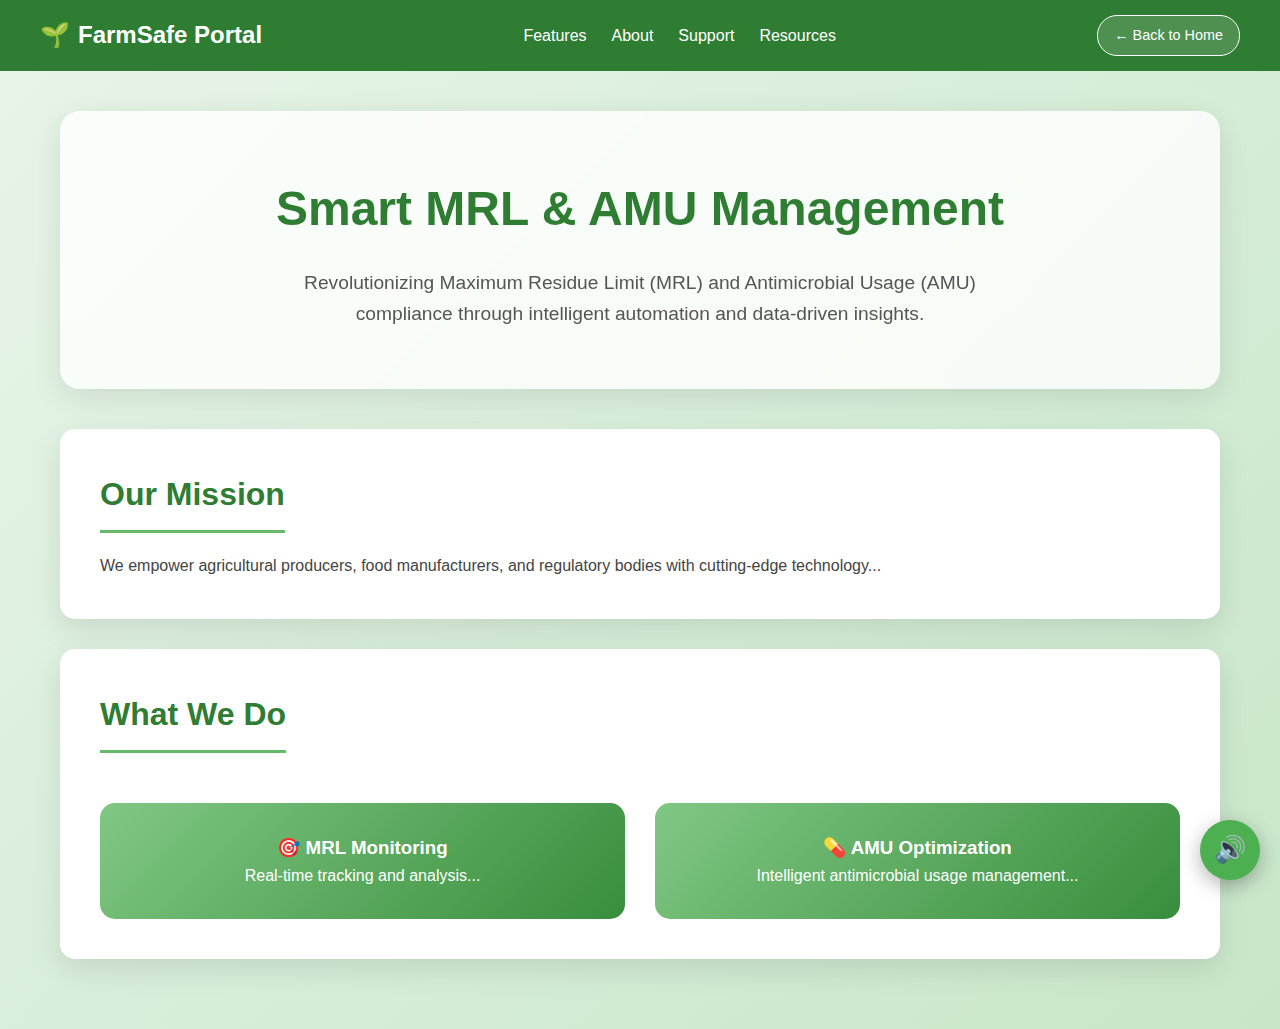
<file: About.html>
<!DOCTYPE html>
<html lang="en">
<head>
  <meta charset="UTF-8">
  <meta name="viewport" content="width=device-width, initial-scale=1.0">
  <title>About Us - FarmSafe Portal</title>
  <style>
    * {margin: 0; padding: 0; box-sizing: border-box;}

    body {
      font-family: 'Segoe UI', Tahoma, Geneva, Verdana, sans-serif;
      line-height: 1.6;
      color: #444;
      background: linear-gradient(135deg, #e8f5e9 0%, #c8e6c9 100%);
      min-height: 100vh;
    }

    /* Header Bar */
    header {
      background: #2e7d32;
      padding: 15px 40px;
      display: flex;
      align-items: center;
      justify-content: space-between;
      color: white;
    }

    .logo {
      display: flex;
      align-items: center;
      font-size: 1.5rem;
      font-weight: bold;
    }
    .logo span {
      margin-left: 8px;
    }

    nav ul {
      list-style: none;
      display: flex;
      gap: 25px;
    }
    nav ul li a {
      text-decoration: none;
      color: white;
      font-weight: 500;
      transition: color 0.3s;
    }
    nav ul li a:hover {
      color: #a5d6a7;
    }

    .back-btn {
      background: rgba(255, 255, 255, 0.15);
      color: white;
      border: 1px solid white;
      padding: 8px 16px;
      border-radius: 20px;
      text-decoration: none;
      font-size: 0.9rem;
      transition: background 0.3s;
    }
    .back-btn:hover {
      background: rgba(255, 255, 255, 0.3);
    }

    .container {max-width: 1200px; margin: 20px auto; padding: 20px;}

    .hero-section {
      text-align: center;
      padding: 60px 20px;
      background: #ffffffcc;
      backdrop-filter: blur(8px);
      border-radius: 20px;
      margin-bottom: 40px;
      box-shadow: 0 8px 32px rgba(0,0,0,0.1);
    }

    .hero-section h1 {
      font-size: 3rem; color: #2e7d32; margin-bottom: 20px;
    }

    .hero-section p {
      font-size: 1.2rem; color: #555;
      max-width: 700px; margin: 0 auto;
    }

    .content-section {
      background: white; border-radius: 15px;
      padding: 40px; margin-bottom: 30px;
      box-shadow: 0 10px 30px rgba(0,0,0,0.1);
    }

    .section-title {
      font-size: 2rem; color: #2e7d32; margin-bottom: 20px;
      border-bottom: 3px solid #66bb6a; padding-bottom: 10px;
      display: inline-block;
    }

    .features-grid {
      display: grid;
      grid-template-columns: repeat(auto-fit, minmax(300px, 1fr));
      gap: 30px; margin-top: 30px;
    }

    .feature-card {
      background: linear-gradient(135deg, #81c784 0%, #388e3c 100%);
      color: white; padding: 30px; border-radius: 15px;
      text-align: center; cursor: pointer;
      transition: transform 0.3s ease, box-shadow 0.3s ease;
    }
    .feature-card:hover {
      transform: translateY(-10px);
      box-shadow: 0 20px 40px rgba(0,0,0,0.2);
    }

    /* Floating Voice Button */
    #voiceBtn {
      position: fixed; bottom: 20px; right: 20px;
      background: #4caf50; color: white;
      font-size: 26px; width: 60px; height: 60px;
      border-radius: 50%;
      display: flex; align-items: center; justify-content: center;
      cursor: pointer;
      box-shadow: 0 6px 20px rgba(0,0,0,0.3);
      z-index: 9999;
      transition: background 0.3s;
    }

    /* Settings Panel */
    #voicePanel {
      position: fixed;
      bottom: 100px; right: 20px;
      background: white;
      border: 2px solid #4caf50;
      border-radius: 12px;
      padding: 15px;
      width: 240px;
      font-family: sans-serif;
      font-size: 14px;
      box-shadow: 0 4px 12px rgba(0,0,0,0.2);
      display: none;
      z-index: 9999;
    }

    #voicePanel h4 {margin-bottom: 10px; color: #333;}
    #voicePanel label {display: block; margin-bottom: 10px;}
    #voicePanel input, #voicePanel select {width: 100%;}
  </style>
</head>
<body>
  <!-- Header -->
  <header>
    <div class="logo">🌱 <span>FarmSafe Portal</span></div>
    <nav>
      <ul>
        <li><a href="features.html">Features</a></li>
        <li><a href="About.html">About</a></li>
        <li><a href="Support.html">Support</a></li>
        <li><a href="https://www.agriwelfare.gov.in/" target="_blank">Resources</a></li>
      </ul>
    </nav>
    <a href="index.html" class="back-btn">← Back to Home</a>
  </header>

  <div class="container">
    <div class="hero-section">
      <h1>Smart MRL & AMU Management</h1>
      <p>Revolutionizing Maximum Residue Limit (MRL) and Antimicrobial Usage (AMU) compliance through intelligent automation and data-driven insights.</p>
    </div>

    <div class="content-section">
      <h2 class="section-title">Our Mission</h2>
      <p>We empower agricultural producers, food manufacturers, and regulatory bodies with cutting-edge technology...</p>
    </div>

    <div class="content-section">
      <h2 class="section-title">What We Do</h2>
      <div class="features-grid">
        <div class="feature-card"><h3>🎯 MRL Monitoring</h3><p>Real-time tracking and analysis...</p></div>
        <div class="feature-card"><h3>💊 AMU Optimization</h3><p>Intelligent antimicrobial usage management...</p></div>
      </div>
    </div>
  </div>

  <!-- Floating Voice Button -->
  <div id="voiceBtn">🔊</div>

  <!-- Voice Settings Panel -->
  <div id="voicePanel">
    <h4>Voice Settings</h4>
    <label>Language:
      <select id="langSelect">
        <option value="en-IN">English (India)</option>
        <option value="en-US">English (US)</option>
        <option value="hi-IN">Hindi</option>
      </select>
    </label>
    <label>Volume:
      <input type="range" id="volControl" min="0" max="1" step="0.1" value="1">
    </label>
    <label>Speed:
      <input type="range" id="rateControl" min="0.5" max="2" step="0.1" value="1">
    </label>
  </div>

  <script>
    let currentLang = "en-IN";
    let volume = 1, rate = 1, isMuted = false;

    function speakText(text) {
      if (!text.trim() || isMuted) return;
      window.speechSynthesis.cancel();
      const utter = new SpeechSynthesisUtterance(text);
      utter.lang = currentLang;
      utter.volume = volume;
      utter.rate = rate;
      window.speechSynthesis.speak(utter);
    }

    document.querySelectorAll("h1,h2,h3,h4,h5,h6,p,span,a,button,li").forEach(el=>{
      el.style.cursor="pointer";
      el.addEventListener("click",()=>speakText(el.innerText));
    });

    const voiceBtn=document.getElementById("voiceBtn");
    const voicePanel=document.getElementById("voicePanel");

    voiceBtn.addEventListener("click",()=>{
      isMuted=!isMuted;
      window.speechSynthesis.cancel();
      if(isMuted){
        voiceBtn.textContent="🔇";
        voiceBtn.style.background="#f44336";
        voicePanel.style.display="none";
      } else {
        voiceBtn.textContent="🔊";
        voiceBtn.style.background="#4caf50";
        voicePanel.style.display="block";
      }
    });

    document.getElementById("langSelect").addEventListener("change",e=>currentLang=e.target.value);
    document.getElementById("volControl").addEventListener("input",e=>volume=parseFloat(e.target.value));
    document.getElementById("rateControl").addEventListener("input",e=>rate=parseFloat(e.target.value));
  </script>
</body>
</html>
</file>
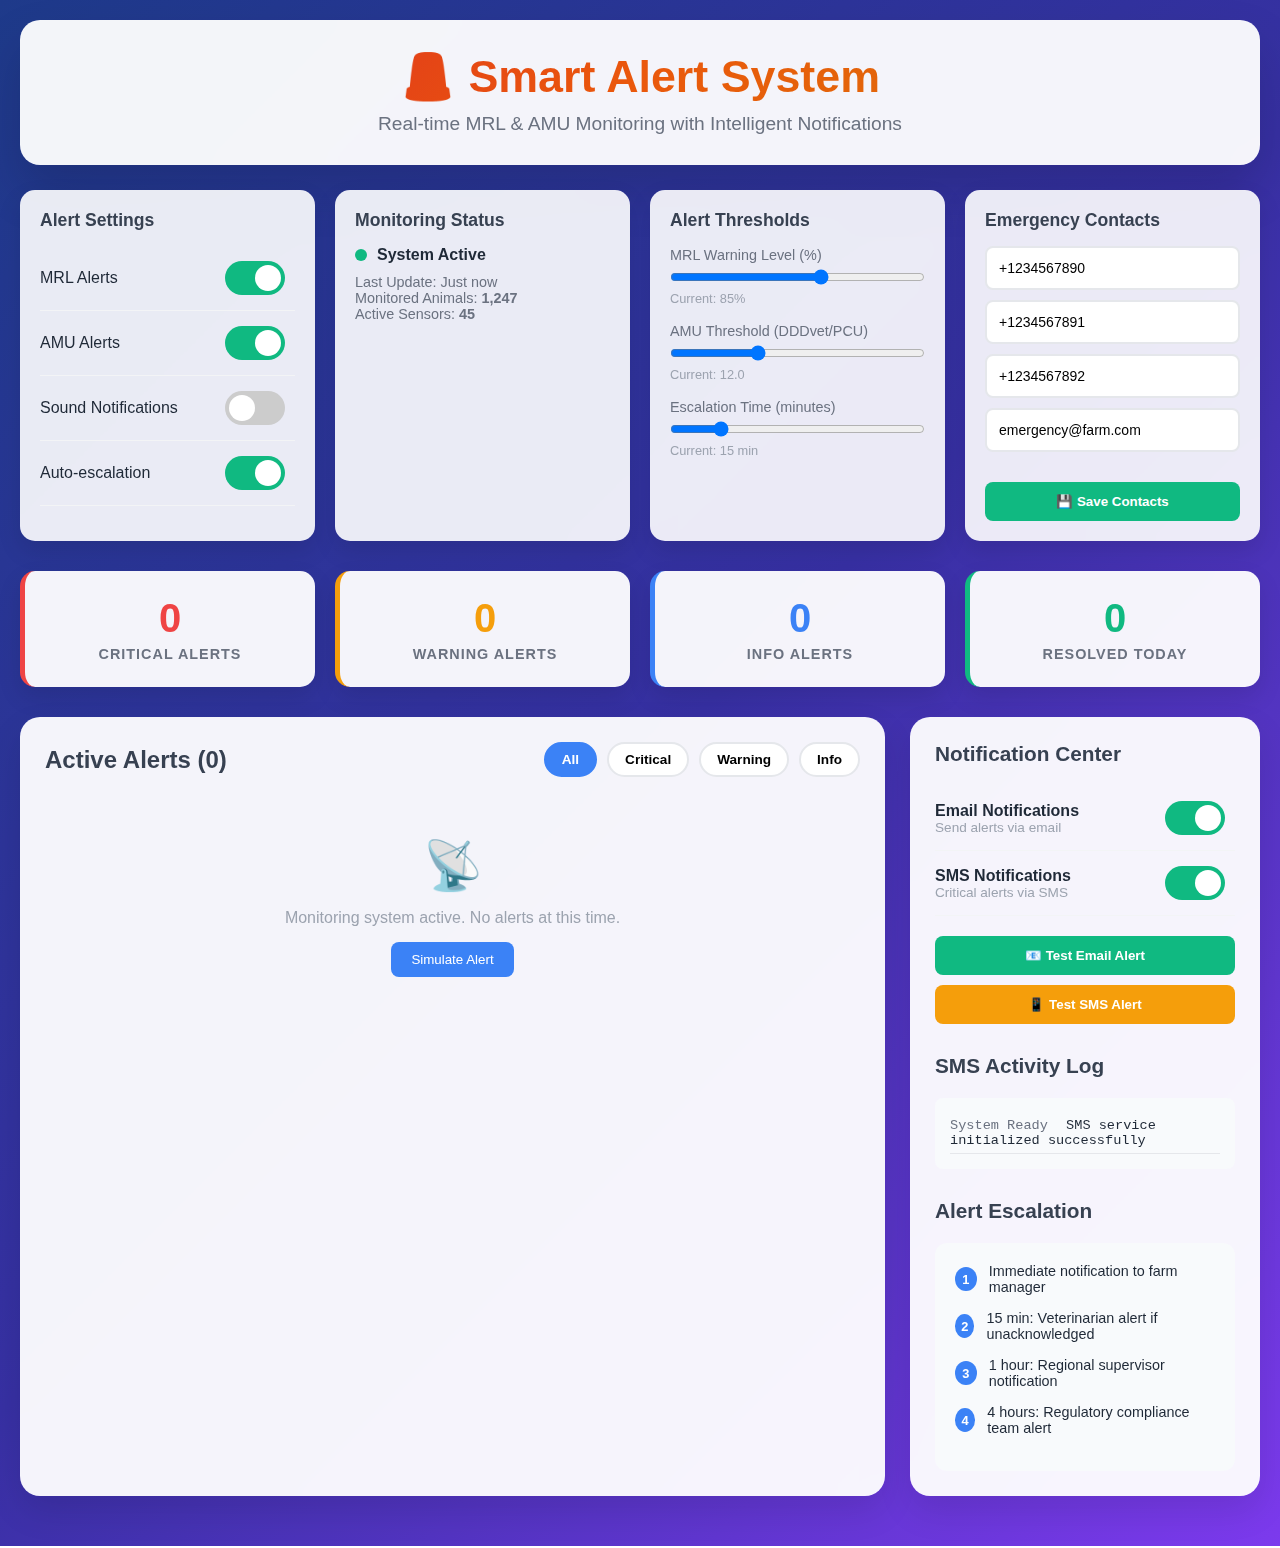
<file: alert.html>
<!DOCTYPE html>
<html lang="en">
<head>
    <meta charset="UTF-8">
    <meta name="viewport" content="width=device-width, initial-scale=1.0">
    <title>Smart Alert System - MRL & AMU Management</title>
    <style>
        * {
            margin: 0;
            padding: 0;
            box-sizing: border-box;
        }

        body {
            font-family: 'Inter', 'Segoe UI', Tahoma, Geneva, Verdana, sans-serif;
            background: linear-gradient(135deg, #1e3a8a 0%, #3730a3 50%, #7c3aed 100%);
            min-height: 100vh;
            color: #1f2937;
        }

        .alert-system {
            max-width: 1600px;
            margin: 0 auto;
            padding: 20px;
        }

        .header {
            background: rgba(255, 255, 255, 0.95);
            backdrop-filter: blur(15px);
            border-radius: 20px;
            padding: 30px;
            margin-bottom: 25px;
            box-shadow: 0 25px 50px rgba(0, 0, 0, 0.15);
            text-align: center;
        }

        .header h1 {
            font-size: 2.8rem;
            font-weight: 700;
            background: linear-gradient(135deg, #dc2626, #ea580c, #d97706);
            -webkit-background-clip: text;
            -webkit-text-fill-color: transparent;
            margin-bottom: 10px;
        }

        .header p {
            color: #6b7280;
            font-size: 1.2rem;
            font-weight: 500;
        }

        .alert-controls {
            display: grid;
            grid-template-columns: repeat(auto-fit, minmax(280px, 1fr));
            gap: 20px;
            margin-bottom: 30px;
        }

        .control-card {
            background: rgba(255, 255, 255, 0.9);
            backdrop-filter: blur(10px);
            border-radius: 15px;
            padding: 20px;
            box-shadow: 0 10px 25px rgba(0, 0, 0, 0.1);
        }

        .control-title {
            font-weight: 700;
            color: #374151;
            margin-bottom: 15px;
            font-size: 1.1rem;
        }

        .toggle-switch {
            position: relative;
            display: inline-block;
            width: 60px;
            height: 34px;
            margin: 5px 10px 5px 0;
        }

        .toggle-switch input {
            opacity: 0;
            width: 0;
            height: 0;
        }

        .slider {
            position: absolute;
            cursor: pointer;
            top: 0;
            left: 0;
            right: 0;
            bottom: 0;
            background-color: #ccc;
            transition: .4s;
            border-radius: 34px;
        }

        .slider:before {
            position: absolute;
            content: "";
            height: 26px;
            width: 26px;
            left: 4px;
            bottom: 4px;
            background-color: white;
            transition: .4s;
            border-radius: 50%;
        }

        input:checked + .slider {
            background-color: #10b981;
        }

        input:checked + .slider:before {
            transform: translateX(26px);
        }

        .setting-item {
            display: flex;
            justify-content: space-between;
            align-items: center;
            padding: 10px 0;
            border-bottom: 1px solid #f3f4f6;
        }

        .alert-stats {
            display: grid;
            grid-template-columns: repeat(auto-fit, minmax(200px, 1fr));
            gap: 20px;
            margin-bottom: 30px;
        }

        .stat-card {
            background: rgba(255, 255, 255, 0.95);
            backdrop-filter: blur(10px);
            border-radius: 15px;
            padding: 25px;
            text-align: center;
            box-shadow: 0 10px 25px rgba(0, 0, 0, 0.1);
            transition: transform 0.3s ease;
            border-left: 5px solid;
        }

        .stat-card:hover {
            transform: translateY(-5px);
        }

        .stat-card.critical {
            border-left-color: #ef4444;
        }

        .stat-card.warning {
            border-left-color: #f59e0b;
        }

        .stat-card.info {
            border-left-color: #3b82f6;
        }

        .stat-card.success {
            border-left-color: #10b981;
        }

        .stat-number {
            font-size: 2.5rem;
            font-weight: bold;
            margin-bottom: 5px;
        }

        .stat-label {
            color: #6b7280;
            font-size: 0.9rem;
            text-transform: uppercase;
            letter-spacing: 1px;
            font-weight: 600;
        }

        .alerts-container {
            display: grid;
            grid-template-columns: 1fr 350px;
            gap: 25px;
            margin-bottom: 30px;
        }

        .active-alerts {
            background: rgba(255, 255, 255, 0.95);
            backdrop-filter: blur(10px);
            border-radius: 20px;
            padding: 25px;
            box-shadow: 0 15px 35px rgba(0, 0, 0, 0.1);
        }

        .alert-list-header {
            display: flex;
            justify-content: space-between;
            align-items: center;
            margin-bottom: 20px;
        }

        .alert-list-title {
            font-size: 1.5rem;
            font-weight: 700;
            color: #374151;
        }

        .alert-filter {
            display: flex;
            gap: 10px;
        }

        .filter-btn {
            padding: 8px 16px;
            border: 2px solid #e5e7eb;
            background: white;
            border-radius: 25px;
            cursor: pointer;
            font-size: 0.85rem;
            font-weight: 600;
            transition: all 0.3s ease;
        }

        .filter-btn.active {
            background: #3b82f6;
            color: white;
            border-color: #3b82f6;
        }

        .alert-item {
            background: white;
            border-radius: 12px;
            padding: 20px;
            margin-bottom: 15px;
            box-shadow: 0 4px 15px rgba(0, 0, 0, 0.05);
            border-left: 5px solid;
            transition: all 0.3s ease;
            cursor: pointer;
        }

        .alert-item:hover {
            transform: translateX(5px);
            box-shadow: 0 8px 25px rgba(0, 0, 0, 0.1);
        }

        .alert-item.critical {
            border-left-color: #ef4444;
            background: linear-gradient(90deg, #fef2f2 0%, white 20%);
        }

        .alert-item.warning {
            border-left-color: #f59e0b;
            background: linear-gradient(90deg, #fffbeb 0%, white 20%);
        }

        .alert-item.info {
            border-left-color: #3b82f6;
            background: linear-gradient(90deg, #eff6ff 0%, white 20%);
        }

        .alert-header {
            display: flex;
            justify-content: space-between;
            align-items: flex-start;
            margin-bottom: 10px;
        }

        .alert-title {
            font-weight: 700;
            font-size: 1.1rem;
            color: #374151;
            flex-grow: 1;
        }

        .alert-time {
            font-size: 0.8rem;
            color: #9ca3af;
            font-weight: 500;
        }

        .alert-description {
            color: #6b7280;
            font-size: 0.95rem;
            margin-bottom: 15px;
            line-height: 1.5;
        }

        .alert-metadata {
            display: flex;
            gap: 15px;
            font-size: 0.85rem;
            color: #9ca3af;
            margin-bottom: 15px;
        }

        .alert-actions {
            display: flex;
            gap: 10px;
        }

        .action-btn {
            padding: 8px 16px;
            border: none;
            border-radius: 8px;
            cursor: pointer;
            font-size: 0.85rem;
            font-weight: 600;
            transition: all 0.3s ease;
        }

        .action-btn.primary {
            background: #3b82f6;
            color: white;
        }

        .action-btn.secondary {
            background: #f3f4f6;
            color: #6b7280;
        }

        .action-btn:hover {
            transform: translateY(-2px);
        }

        .alert-panel {
            background: rgba(255, 255, 255, 0.95);
            backdrop-filter: blur(10px);
            border-radius: 20px;
            padding: 25px;
            box-shadow: 0 15px 35px rgba(0, 0, 0, 0.1);
        }

        .panel-title {
            font-size: 1.3rem;
            font-weight: 700;
            color: #374151;
            margin-bottom: 20px;
        }

        .contact-form {
            margin-bottom: 20px;
        }

        .contact-input {
            width: 100%;
            padding: 12px;
            border: 2px solid #e5e7eb;
            border-radius: 8px;
            margin-bottom: 10px;
            font-size: 14px;
        }

        .contact-input:focus {
            outline: none;
            border-color: #3b82f6;
        }

        .pulse {
            animation: pulse 2s infinite;
        }

        @keyframes pulse {
            0% {
                box-shadow: 0 0 0 0 rgba(16, 185, 129, 0.7);
            }
            70% {
                box-shadow: 0 0 0 10px rgba(16, 185, 129, 0);
            }
            100% {
                box-shadow: 0 0 0 0 rgba(16, 185, 129, 0);
            }
        }

        .toast {
            position: fixed;
            top: 20px;
            right: 20px;
            background: white;
            border-radius: 12px;
            padding: 20px;
            box-shadow: 0 10px 25px rgba(0, 0, 0, 0.15);
            transform: translateX(400px);
            transition: transform 0.3s ease;
            z-index: 1000;
            max-width: 350px;
            border-left: 5px solid #10b981;
        }

        .toast.show {
            transform: translateX(0);
        }

        .toast.error {
            border-left-color: #ef4444;
        }

        .toast.warning {
            border-left-color: #f59e0b;
        }

        .sms-log {
            background: #f8fafc;
            border-radius: 8px;
            padding: 15px;
            max-height: 200px;
            overflow-y: auto;
            font-size: 0.85rem;
            font-family: monospace;
            margin-top: 15px;
        }

        .log-entry {
            padding: 5px 0;
            border-bottom: 1px solid #e5e7eb;
        }

        .log-timestamp {
            color: #6b7280;
            margin-right: 10px;
        }

        .escalation-flow {
            background: #f8fafc;
            border-radius: 12px;
            padding: 20px;
            margin-top: 20px;
        }

        .flow-step {
            display: flex;
            align-items: center;
            margin-bottom: 15px;
            font-size: 0.9rem;
        }

        .step-number {
            background: #3b82f6;
            color: white;
            width: 24px;
            height: 24px;
            border-radius: 50%;
            display: flex;
            align-items: center;
            justify-content: center;
            font-weight: bold;
            font-size: 0.8rem;
            margin-right: 12px;
        }

        @media (max-width: 768px) {
            .alerts-container {
                grid-template-columns: 1fr;
            }
            
            .alert-controls {
                grid-template-columns: 1fr;
            }
            
            .alert-stats {
                grid-template-columns: repeat(2, 1fr);
            }
        }
    </style>
</head>
<body>
    <div class="alert-system">
        <div class="header">
            <h1>🚨 Smart Alert System</h1>
            <p>Real-time MRL & AMU Monitoring with Intelligent Notifications</p>
        </div>

        <div class="alert-controls">
            <div class="control-card">
                <div class="control-title">Alert Settings</div>
                <div class="setting-item">
                    <span>MRL Alerts</span>
                    <label class="toggle-switch">
                        <input type="checkbox" checked id="mrlAlerts">
                        <span class="slider"></span>
                    </label>
                </div>
                <div class="setting-item">
                    <span>AMU Alerts</span>
                    <label class="toggle-switch">
                        <input type="checkbox" checked id="amuAlerts">
                        <span class="slider"></span>
                    </label>
                </div>
                <div class="setting-item">
                    <span>Sound Notifications</span>
                    <label class="toggle-switch">
                        <input type="checkbox" id="soundAlerts">
                        <span class="slider"></span>
                    </label>
                </div>
                <div class="setting-item">
                    <span>Auto-escalation</span>
                    <label class="toggle-switch">
                        <input type="checkbox" checked id="autoEscalation">
                        <span class="slider"></span>
                    </label>
                </div>
            </div>

            <div class="control-card">
                <div class="control-title">Monitoring Status</div>
                <div style="display: flex; align-items: center; margin-bottom: 10px;">
                    <div style="width: 12px; height: 12px; background: #10b981; border-radius: 50%; margin-right: 10px;" class="pulse" id="statusIndicator"></div>
                    <span style="font-weight: 600;" id="systemStatus">System Active</span>
                </div>
                <div style="font-size: 0.9rem; color: #6b7280;">
                    Last Update: <span id="lastUpdate">Just now</span>
                </div>
                <div style="font-size: 0.9rem; color: #6b7280;">
                    Monitored Animals: <span style="font-weight: 600;" id="monitoredCount">1,247</span>
                </div>
                <div style="font-size: 0.9rem; color: #6b7280;">
                    Active Sensors: <span style="font-weight: 600;" id="sensorCount">45</span>
                </div>
            </div>

            <div class="control-card">
                <div class="control-title">Alert Thresholds</div>
                <div style="margin-bottom: 15px;">
                    <label style="font-size: 0.9rem; color: #6b7280;">MRL Warning Level (%)</label>
                    <input type="range" min="70" max="95" value="85" style="width: 100%; margin-top: 5px;" id="mrlThreshold">
                    <span style="font-size: 0.8rem; color: #9ca3af;" id="mrlValue">Current: 85%</span>
                </div>
                <div style="margin-bottom: 15px;">
                    <label style="font-size: 0.9rem; color: #6b7280;">AMU Threshold (DDDvet/PCU)</label>
                    <input type="range" min="8" max="20" value="12" style="width: 100%; margin-top: 5px;" id="amuThreshold">
                    <span style="font-size: 0.8rem; color: #9ca3af;" id="amuValue">Current: 12.0</span>
                </div>
                <div>
                    <label style="font-size: 0.9rem; color: #6b7280;">Escalation Time (minutes)</label>
                    <input type="range" min="5" max="60" value="15" style="width: 100%; margin-top: 5px;" id="escalationTime">
                    <span style="font-size: 0.8rem; color: #9ca3af;" id="escalationValue">Current: 15 min</span>
                </div>
            </div>

            <div class="control-card">
                <div class="control-title">Emergency Contacts</div>
                <div class="contact-form">
                    <input type="tel" placeholder="Farm Manager Phone" class="contact-input" id="managerPhone" value="+1234567890">
                    <input type="tel" placeholder="Veterinarian Phone" class="contact-input" id="vetPhone" value="+1234567891">
                    <input type="tel" placeholder="Supervisor Phone" class="contact-input" id="supervisorPhone" value="+1234567892">
                    <input type="email" placeholder="Emergency Email" class="contact-input" id="emergencyEmail" value="emergency@farm.com">
                </div>
                <button style="width: 100%; padding: 12px; background: #10b981; color: white; border: none; border-radius: 8px; font-weight: 600; cursor: pointer;" onclick="saveContacts()">
                    💾 Save Contacts
                </button>
            </div>
        </div>

        <div class="alert-stats">
            <div class="stat-card critical">
                <div class="stat-number" style="color: #ef4444;" id="criticalCount">0</div>
                <div class="stat-label">Critical Alerts</div>
            </div>
            <div class="stat-card warning">
                <div class="stat-number" style="color: #f59e0b;" id="warningCount">0</div>
                <div class="stat-label">Warning Alerts</div>
            </div>
            <div class="stat-card info">
                <div class="stat-number" style="color: #3b82f6;" id="infoCount">0</div>
                <div class="stat-label">Info Alerts</div>
            </div>
            <div class="stat-card success">
                <div class="stat-number" style="color: #10b981;" id="resolvedCount">0</div>
                <div class="stat-label">Resolved Today</div>
            </div>
        </div>

        <div class="alerts-container">
            <div class="active-alerts">
                <div class="alert-list-header">
                    <div class="alert-list-title">Active Alerts (<span id="totalAlerts">0</span>)</div>
                    <div class="alert-filter">
                        <button class="filter-btn active" onclick="filterAlerts('all')">All</button>
                        <button class="filter-btn" onclick="filterAlerts('critical')">Critical</button>
                        <button class="filter-btn" onclick="filterAlerts('warning')">Warning</button>
                        <button class="filter-btn" onclick="filterAlerts('info')">Info</button>
                    </div>
                </div>

                <div class="alert-list" id="alertList">
                    <div style="text-align: center; color: #9ca3af; padding: 40px;">
                        <div style="font-size: 3rem; margin-bottom: 15px;">📡</div>
                        <div>Monitoring system active. No alerts at this time.</div>
                        <button style="margin-top: 15px; padding: 10px 20px; background: #3b82f6; color: white; border: none; border-radius: 8px; cursor: pointer;" onclick="simulateAlert()">
                            Simulate Alert
                        </button>
                    </div>
                </div>
            </div>

            <div class="alert-panel">
                <div class="panel-title">Notification Center</div>
                
                <div class="setting-item">
                    <div>
                        <div style="font-weight: 600;">Email Notifications</div>
                        <div style="font-size: 0.85rem; color: #9ca3af;">Send alerts via email</div>
                    </div>
                    <label class="toggle-switch">
                        <input type="checkbox" checked id="emailNotify">
                        <span class="slider"></span>
                    </label>
                </div>
                
                <div class="setting-item">
                    <div>
                        <div style="font-weight: 600;">SMS Notifications</div>
                        <div style="font-size: 0.85rem; color: #9ca3af;">Critical alerts via SMS</div>
                    </div>
                    <label class="toggle-switch">
                        <input type="checkbox" checked id="smsNotify">
                        <span class="slider"></span>
                    </label>
                </div>

                <div style="margin: 20px 0;">
                    <button style="width: 100%; padding: 12px; background: #10b981; color: white; border: none; border-radius: 8px; font-weight: 600; cursor: pointer; margin-bottom: 10px;" onclick="testEmailAlert()">
                        📧 Test Email Alert
                    </button>
                    <button style="width: 100%; padding: 12px; background: #f59e0b; color: white; border: none; border-radius: 8px; font-weight: 600; cursor: pointer;" onclick="testSMSAlert()">
                        📱 Test SMS Alert
                    </button>
                </div>

                <div class="panel-title" style="margin-top: 30px;">SMS Activity Log</div>
                <div class="sms-log" id="smsLog">
                    <div class="log-entry">
                        <span class="log-timestamp">System Ready</span>
                        SMS service initialized successfully
                    </div>
                </div>

                <div class="panel-title" style="margin-top: 30px;">Alert Escalation</div>
                <div class="escalation-flow">
                    <div class="flow-step">
                        <div class="step-number">1</div>
                        <span>Immediate notification to farm manager</span>
                    </div>
                    <div class="flow-step">
                        <div class="step-number">2</div>
                        <span><span id="escalationTimeDisplay">15</span> min: Veterinarian alert if unacknowledged</span>
                    </div>
                    <div class="flow-step">
                        <div class="step-number">3</div>
                        <span>1 hour: Regional supervisor notification</span>
                    </div>
                    <div class="flow-step">
                        <div class="step-number">4</div>
                        <span>4 hours: Regulatory compliance team alert</span>
                    </div>
                </div>
            </div>
        </div>
    </div>

    <!-- Toast notification template -->
    <div class="toast" id="toast">
        <div style="font-weight: 700; margin-bottom: 8px;" id="toastTitle">Notification</div>
        <div style="color: #6b7280; font-size: 0.9rem;" id="toastMessage">Message content</div>
    </div>

    <script>
        // Alert system state
        let alertSystem = {
            alerts: [],
            settings: {
                mrlAlerts: true,
                amuAlerts: true,
                soundAlerts: false,
                emailNotify: true,
                smsNotify: true,
                autoEscalation: true
            },
            thresholds: {
                mrl: 85,
                amu: 12,
                escalationTime: 15
            },
            contacts: {
                manager: '+1234567890',
                veterinarian: '+1234567891',
                supervisor: '+1234567892',
                email: 'emergency@farm.com'
            },
            counters: {
                critical: 0,
                warning: 0,
                info: 0,
                resolved: 0
            },
            escalationTimers: new Map()
        };

        // Initialize alert system
        function initAlertSystem() {
            console.log('🚨 Smart Alert System initialized');
            
            // Setup event listeners
            setupEventListeners();
            
            // Start monitoring simulation
            startMonitoring();
            
            // Update time display
            setInterval(updateTimeDisplay, 1000);
            
            // Check for escalations
            setInterval(checkEscalations, 30000); // Every 30 seconds
            
            // Auto-generate alerts for demo
            setTimeout(() => {
                simulateRealisticAlert();
            }, 5000);
        }

        function setupEventListeners() {
            // Toggle switches
            document.getElementById('mrlAlerts').addEventListener('change', function(e) {
                alertSystem.settings.mrlAlerts = e.target.checked;
                logToSMS(`MRL alerts ${e.target.checked ? 'enabled' : 'disabled'}`);
            });

            document.getElementById('amuAlerts').addEventListener('change', function(e) {
                alertSystem.settings.amuAlerts = e.target.checked;
                logToSMS(`AMU alerts ${e.target.checked ? 'enabled' : 'disabled'}`);
            });

            document.getElementById('soundAlerts').addEventListener('change', function(e) {
                alertSystem.settings.soundAlerts = e.target.checked;
            });

            document.getElementById('smsNotify').addEventListener('change', function(e) {
                alertSystem.settings.smsNotify = e.target.checked;
                logToSMS(`SMS notifications ${e.target.checked ? 'enabled' : 'disabled'}`);
            });

            document.getElementById('emailNotify').addEventListener('change', function(e) {
                alertSystem.settings.emailNotify = e.target.checked;
            });

            document.getElementById('autoEscalation').addEventListener('change', function(e) {
                alertSystem.settings.autoEscalation = e.target.checked;
                logToSMS(`Auto-escalation ${e.target.checked ? 'enabled' : 'disabled'}`);
            });

            // Threshold sliders
            document.getElementById('mrlThreshold').addEventListener('input', function(e) {
                alertSystem.thresholds.mrl = parseInt(e.target.value);
                document.getElementById('mrlValue').textContent = `Current: ${e.target.value}%`;
            });

            document.getElementById('amuThreshold').addEventListener('input', function(e) {
                alertSystem.thresholds.amu = parseInt(e.target.value);
                document.getElementById('amuValue').textContent = `Current: ${e.target.value}.0`;
            });

            document.getElementById('escalationTime').addEventListener('input', function(e) {
                alertSystem.thresholds.escalationTime = parseInt(e.target.value);
                document.getElementById('escalationValue').textContent = `Current: ${e.target.value} min`;
                document.getElementById('escalationTimeDisplay').textContent = e.target.value;
            });
        }

        function startMonitoring() {
            // Simulate real-time data monitoring
            setInterval(() => {
                // Randomly generate alerts based on thresholds
                if (Math.random() < 0.05) { // 5% chance every 10 seconds
                    generateRandomAlert();
                }
            }, 10000);

            // Update monitoring status
            setInterval(() => {
                const monitoredCount = 1247 + Math.floor(Math.random() * 20) - 10;
                const sensorCount = 45 + Math.floor(Math.random() * 10) - 5;
                document.getElementById('monitoredCount').textContent = monitoredCount.toLocaleString();
                document.getElementById('sensorCount').textContent = sensorCount;
            }, 30000);
        }

        function generateRandomAlert() {
            const alertTemplates = [
                {
                    type: 'critical',
                    title: '🔴 MRL Limit Exceeded',
                    description: 'Animal {id} showing {substance} levels at {level} mg/kg, exceeding the {limit} mg/kg MRL limit.',
                    location: 'Dairy Farm Alpha',
                    species: 'Cattle',
                    action: 'Extend withdrawal period immediately'
                },
                {
                    type: 'warning',
                    title: '⚠️ High AMU Consumption',
                    description: 'Farm showing {value} DDDvet/PCU, {percent}% above target threshold.',
                    location: 'Poultry Farm Beta',
                    species: 'Poultry',
                    action: 'Review antimicrobial protocol'
                },
                {
                    type: 'warning',
                    title: '⚠️ Withdrawal Period Warning',
                    description: '{count} animals approaching end of withdrawal period within 48 hours.',
                    location: 'Cattle Ranch Gamma',
                    species: 'Cattle',
                    action: 'Schedule MRL testing'
                },
                {
                    type: 'info',
                    title: 'ℹ️ Routine Testing Completed',
                    description: 'Weekly MRL testing completed for {count} animals. {result}% results within normal range.',
                    location: 'All Facilities',
                    species: 'Mixed',
                    action: 'Review results'
                }
            ];

            const template = alertTemplates[Math.floor(Math.random()
</file>
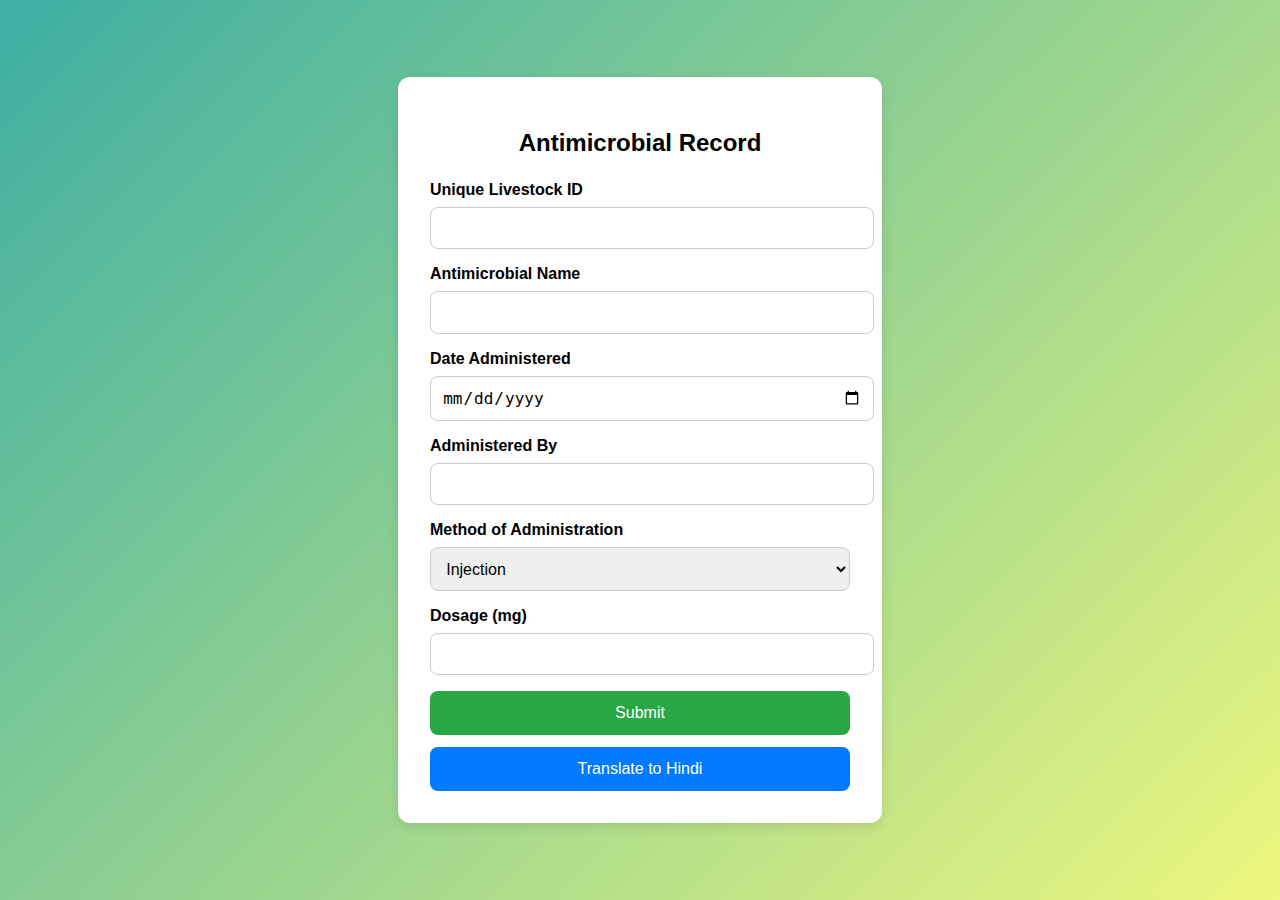
<file: amu entry.html>
<!DOCTYPE html>
<html lang="en">
<head>
  <meta charset="UTF-8" />
  <meta name="viewport" content="width=device-width, initial-scale=1.0" />
  <title>Livestock Antimicrobial Record</title>
  <style>
    body {
      font-family: Arial, sans-serif;
      background: linear-gradient(135deg, #3CAEA3,#EDF67D);
      display: flex;
      justify-content: center;
      align-items: center;
      min-height: 100vh;
      margin: 0;
    }
    .container {
      background: white;
      padding: 2rem;
      border-radius: 12px;
      box-shadow: 0 4px 12px rgba(0,0,0,0.1);
      max-width: 420px;
      width: 100%;
    }
    h2 {
      text-align: center;
      margin-bottom: 1.5rem;
    }
    label {
      display: block;
      margin-bottom: 0.5rem;
      font-weight: bold;
    }
    input, select {
      width: 100%;
      padding: 0.7rem;
      margin-bottom: 1rem;
      border: 1px solid #ccc;
      border-radius: 8px;
      font-size: 1rem;
    }
    button {
      width: 100%;
      padding: 0.8rem;
      border: none;
      border-radius: 8px;
      font-size: 1rem;
      cursor: pointer;
    }
    .submit-btn {
      background: #28a745;
      color: white;
      margin-bottom: 0.8rem;
    }
    .translate-btn {
      background: #007bff;
      color: white;
    }
    @media (max-width: 500px) {
      .container {
        padding: 1rem;
      }
    }
  </style>
</head>
<body>
  <div class="container">
    <h2 id="form-title">Antimicrobial Record</h2>
    <form id="antimicrobial-form" action="submit_antimicrobial.php" method="POST">
      <label id="label-id" for="unique_id">Unique Livestock ID</label>
      <input type="text" id="unique_id" name="unique_id" required />

      <label id="label-antimicrobial" for="antimicrobial">Antimicrobial Name</label>
      <input type="text" id="antimicrobial" name="antimicrobial" required />

      <label id="label-date" for="date">Date Administered</label>
      <input type="date" id="date" name="date" required />

      <label id="label-administered" for="administered_by">Administered By</label>
      <input type="text" id="administered_by" name="administered_by" required />

      <label id="label-method" for="method">Method of Administration</label>
      <select id="method" name="method" required>
        <option value="injection">Injection</option>
        <option value="oral">Oral</option>
      </select>

      <label id="label-dosage" for="dosage">Dosage (mg)</label>
      <input type="number" id="dosage" name="dosage" required />

      <button type="submit" class="submit-btn" id="submit-btn">Submit</button>
    </form>
    <button class="translate-btn" onclick="translateToHindi()" id="translate-btn">Translate to Hindi</button>
  </div>

  <script>
    let translated = false;

    function translateToHindi() {
      if (!translated) {
        document.getElementById('form-title').innerText = 'प्रतिजैविक विवरण';
        document.getElementById('label-id').innerText = 'पशुधन की विशिष्ट आईडी';
        document.getElementById('label-antimicrobial').innerText = 'प्रतिजैविक का नाम';
        document.getElementById('label-date').innerText = 'प्रशासन की तिथि';
        document.getElementById('label-administered').innerText = 'किसके द्वारा दिया गया';
        document.getElementById('label-method').innerText = 'कैसे दिया गया';
        document.getElementById('label-dosage').innerText = 'खुराक (मिग्रा)';
        document.getElementById('submit-btn').innerText = 'जमा करें';
        document.getElementById('translate-btn').innerText = 'Translate to English';
        translated = true;
      } else {
        document.getElementById('form-title').innerText = 'Antimicrobial Record';
        document.getElementById('label-id').innerText = 'Unique Livestock ID';
        document.getElementById('label-antimicrobial').innerText = 'Antimicrobial Name';
        document.getElementById('label-date').innerText = 'Date Administered';
        document.getElementById('label-administered').innerText = 'Administered By';
        document.getElementById('label-method').innerText = 'Method of Administration';
        document.getElementById('label-dosage').innerText = 'Dosage (mg)';
        document.getElementById('submit-btn').innerText = 'Submit';
        document.getElementById('translate-btn').innerText = 'Translate to Hindi';
        translated = false;
      }
    }
  </script>
</body>
</html>
</file>
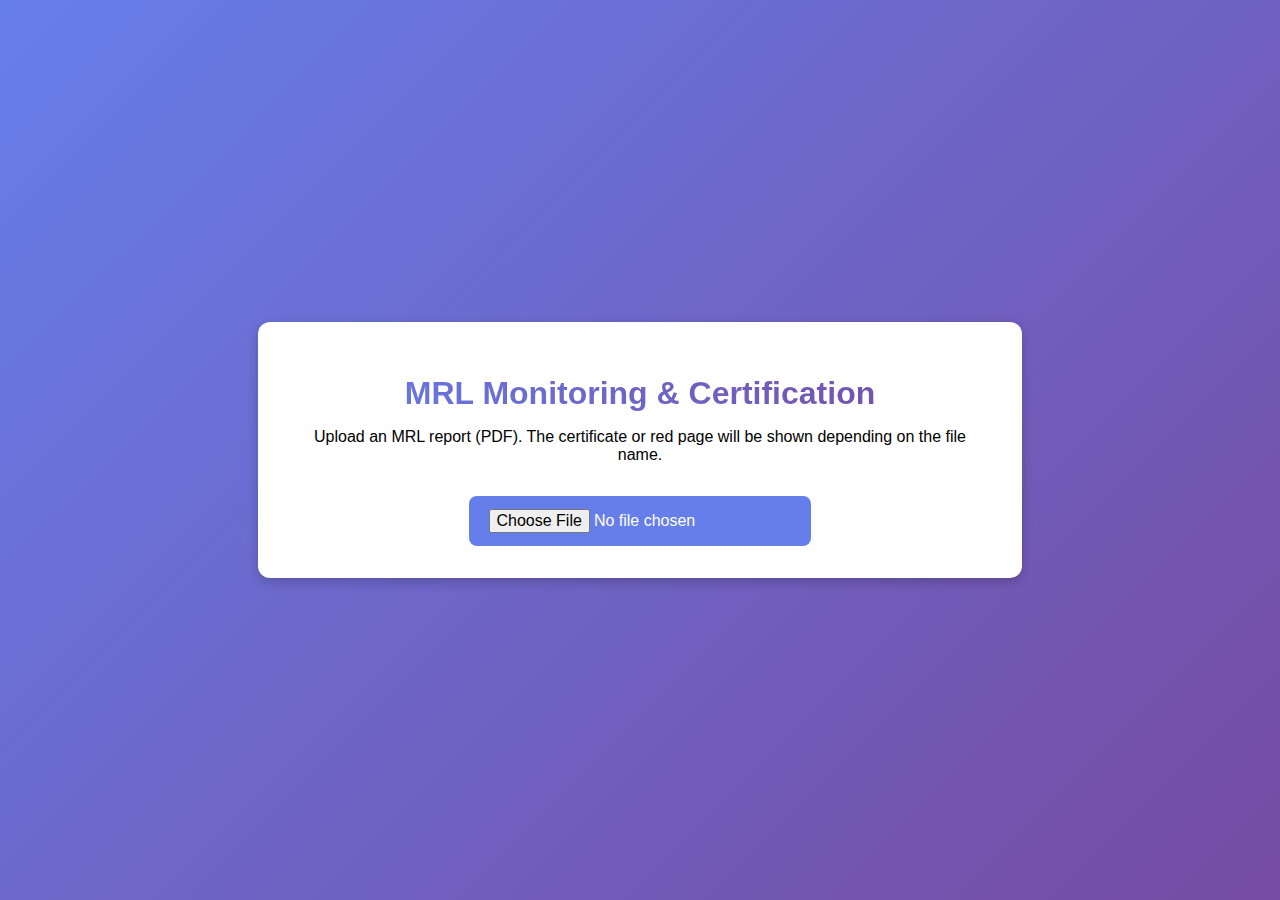
<file: antimicrobial.html>
<!DOCTYPE html>
<html lang="en">
<head>
  <meta charset="UTF-8">
  <meta name="viewport" content="width=device-width, initial-scale=1.0">
  <title>MRL Certificate Generator</title>
  <style>
    body {
      font-family: Arial, sans-serif;
      background: linear-gradient(135deg, #667eea, #764ba2);
      min-height: 100vh;
      display: flex;
      justify-content: center;
      align-items: center;
      margin: 0;
    }
    .container {
      background: white;
      padding: 2rem;
      border-radius: 12px;
      box-shadow: 0 4px 12px rgba(0,0,0,0.2);
      max-width: 700px;
      width: 100%;
      text-align: center;
    }
    h1 {
      margin-bottom: 1rem;
      background: linear-gradient(45deg, #667eea, #764ba2);
      -webkit-background-clip: text;
      -webkit-text-fill-color: transparent;
    }
    .btn {
      padding: 0.8rem 1.2rem;
      margin-top: 1rem;
      background: #667eea;
      color: white;
      border: none;
      border-radius: 8px;
      cursor: pointer;
      font-size: 1rem;
    }
    .btn:hover {
      background: #5a67d8;
    }
    .certificate {
      margin-top: 2rem;
      padding: 1.5rem;
      border: 2px solid #27ae60;
      border-radius: 8px;
      background: rgba(39,174,96,0.05);
      text-align: left;
      display: none;
    }
    .good {
      color: #27ae60;
      font-weight: bold;
    }
  </style>
</head>
<body>
  <div class="container">
    <h1>MRL Monitoring & Certification</h1>
    <p>Upload an MRL report (PDF). The certificate or red page will be shown depending on the file name.</p>
    <input type="file" id="fileInput" accept="application/pdf" class="btn" />

    <div class="certificate" id="certificate">
      <h2>Certificate of Compliance</h2>
      <p>This is to certify that the tested product has been analyzed for antimicrobial residues.</p>
      <p class="good">No residues above Maximum Residue Limits (MRLs) were detected.</p>
      <p>Therefore, this product is declared <strong>FIT FOR HUMAN CONSUMPTION</strong>.</p>
      <p>Verified and approved by third-party accredited laboratories.</p>
      <p><em>Date Issued: <span id="certDate"></span></em></p>
    </div>
  </div>

  <script>
    const fileInput = document.getElementById("fileInput");
    const certDiv = document.getElementById("certificate");
    const certDate = document.getElementById("certDate");

    fileInput.addEventListener("change", function() {
      if (this.files && this.files.length > 0) {
        const fileName = this.files[0].name.toLowerCase();
        certDiv.style.display = "none";

        if (fileName.includes("report") && !fileName.includes("mrl_report")) {
          // Show green certificate
          setTimeout(() => {
            certDate.textContent = new Date().toLocaleDateString();
            certDiv.style.display = "block";
          }, 1000);
        } else if (fileName.includes("mrl_report")) {
          // Open red.html page instead of showing report
          window.location.href = "red.html";
        }
      }
    });
  </script>
</body>
</html>
</file>
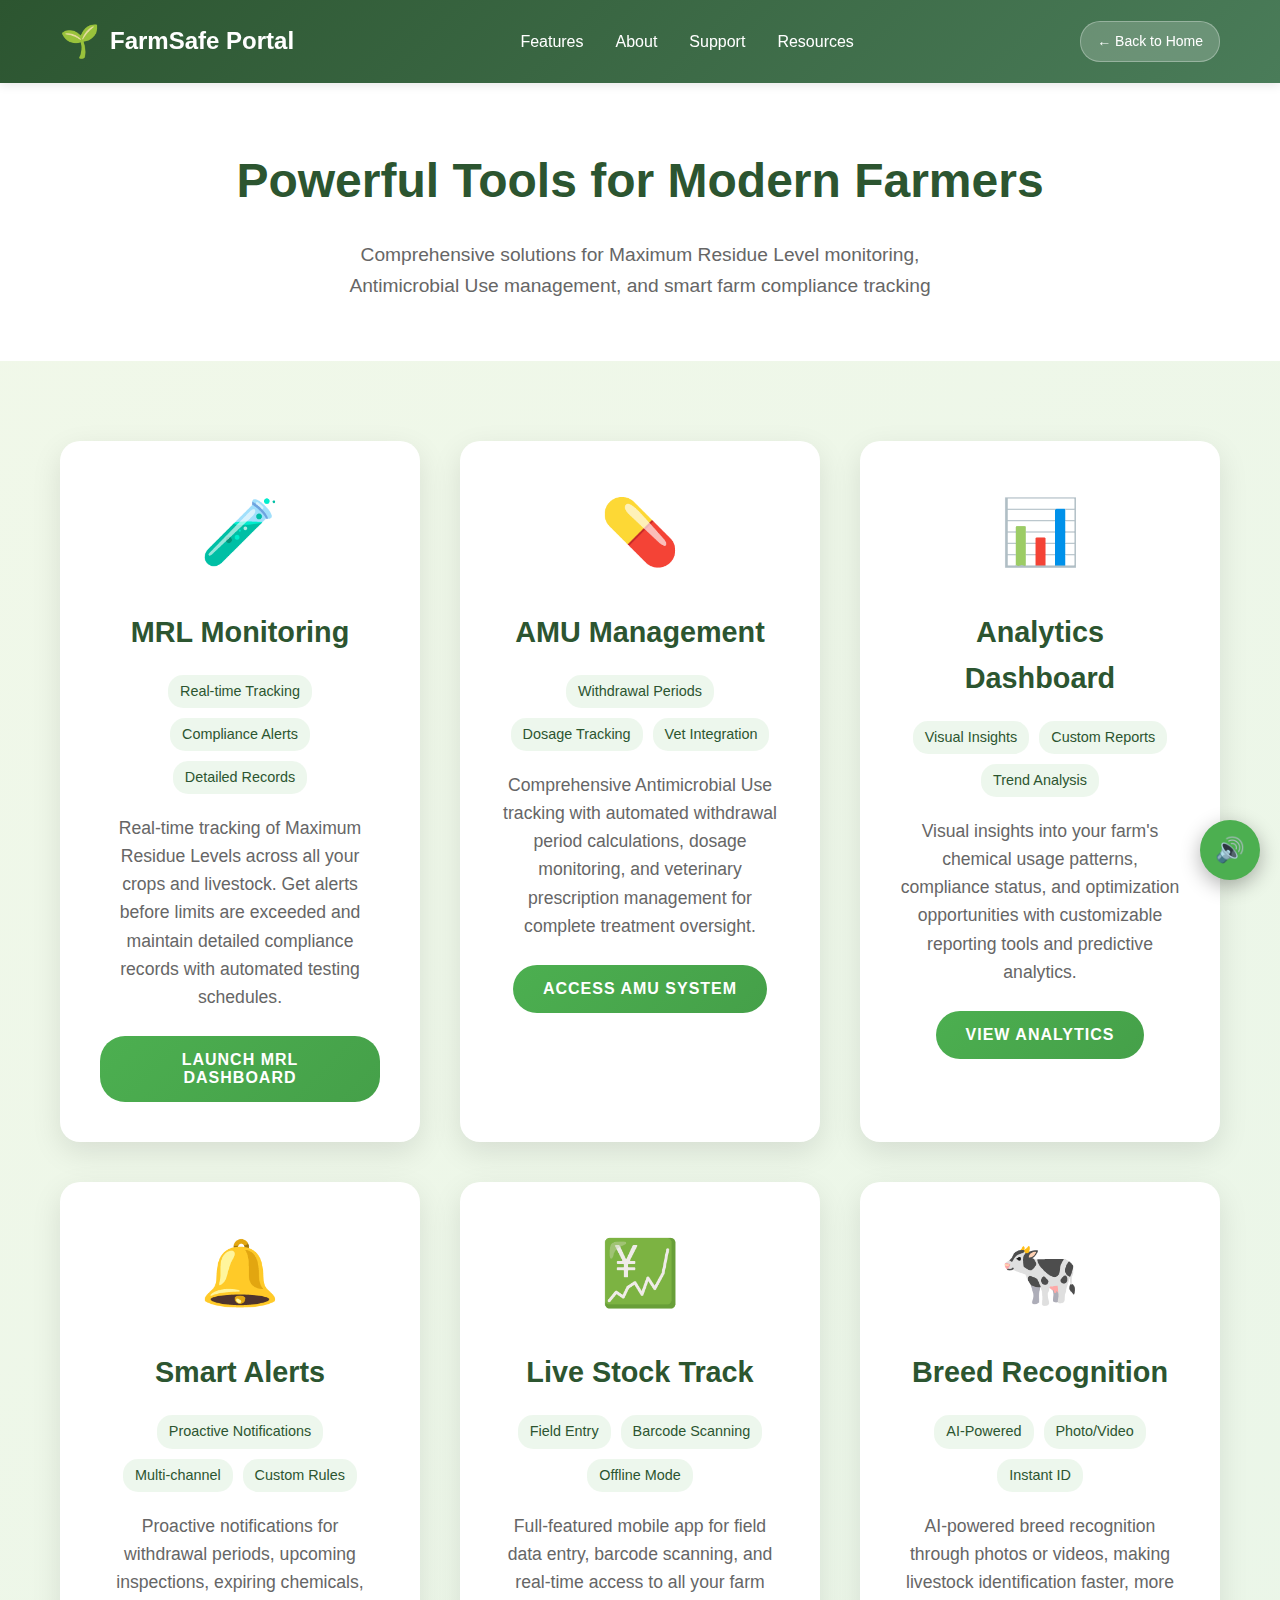
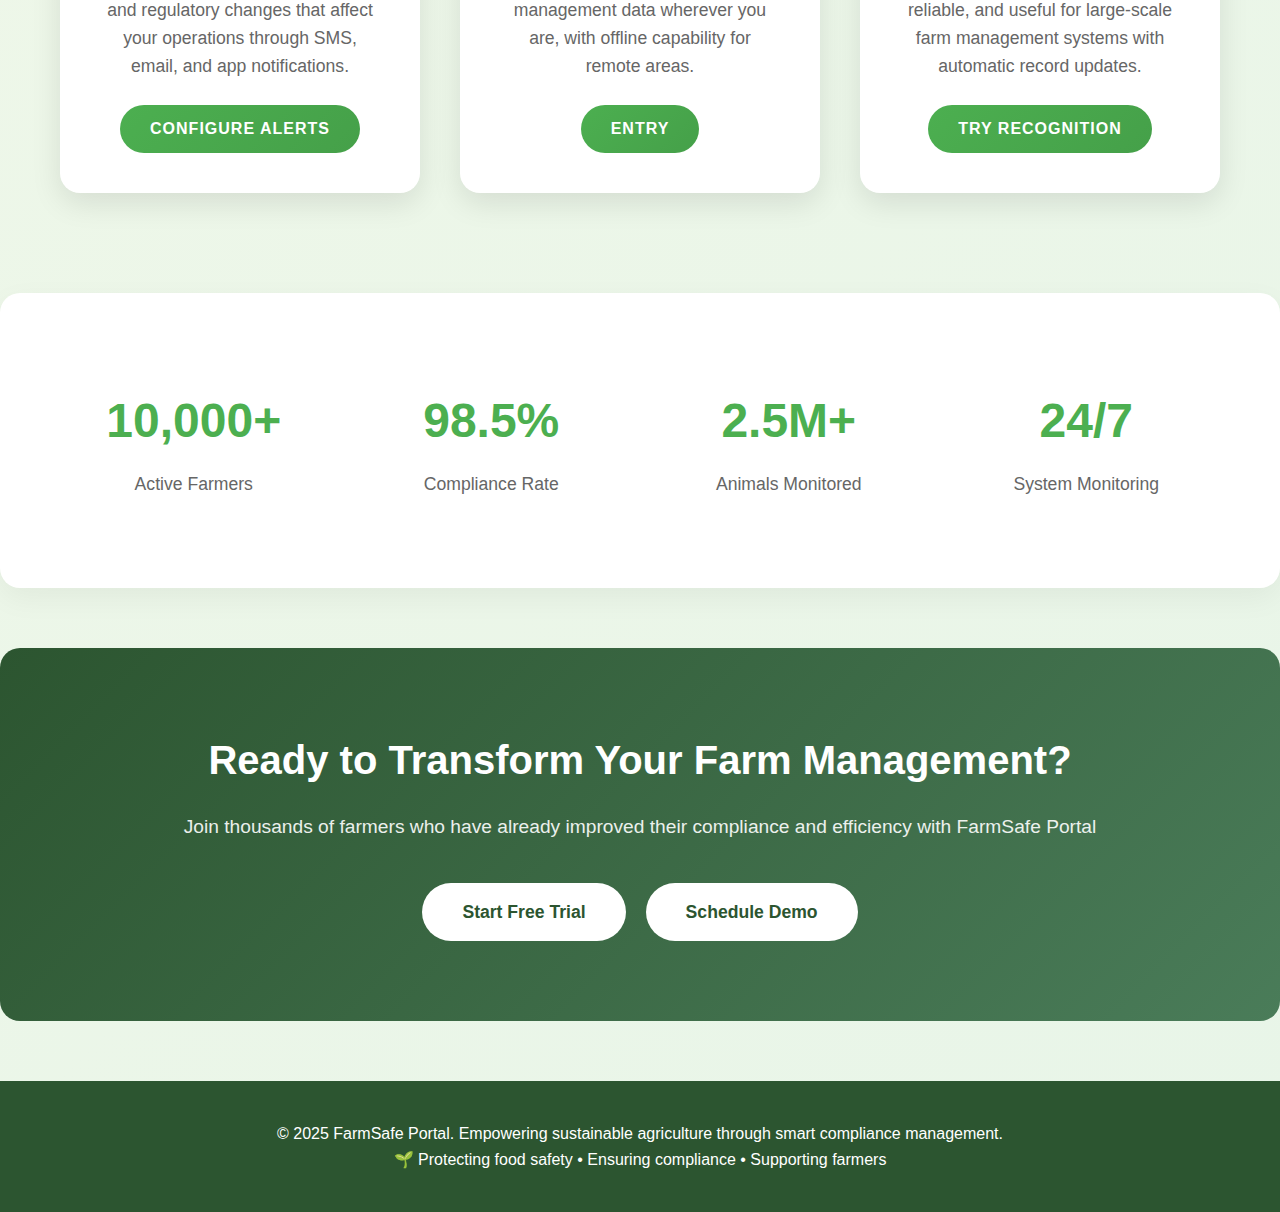
<file: features.html>
<!DOCTYPE html>
<html lang="en">
<head>
    <meta charset="UTF-8">
    <meta name="viewport" content="width=device-width, initial-scale=1.0">
    <title>FarmSafe Portal - Features</title>
    <style>
        * {
            margin: 0;
            padding: 0;
            box-sizing: border-box;
        }

        body {
            font-family: 'Segoe UI', Tahoma, Geneva, Verdana, sans-serif;
            line-height: 1.6;
            color: #333;
            background: linear-gradient(135deg, #f1f8e9, #e8f5e8);
            min-height: 100vh;
        }

        .container {
            max-width: 1200px;
            margin: 0 auto;
            padding: 0 20px;
        }

        header {
            background: linear-gradient(135deg, #2c5530, #4a7c59);
            color: white;
            padding: 1rem 0;
            box-shadow: 0 2px 10px rgba(0,0,0,0.1);
            position: sticky;
            top: 0;
            z-index: 100;
        }

        nav {
            display: flex;
            justify-content: space-between;
            align-items: center;
        }

        .logo {
            display: flex;
            align-items: center;
            gap: 10px;
        }

        .logo-icon {
            font-size: 2rem;
        }

        .logo h1 {
            font-size: 1.5rem;
        }

        .nav-links {
            display: flex;
            list-style: none;
            gap: 2rem;
        }

        .nav-links a {
            color: white;
            text-decoration: none;
            transition: opacity 0.3s;
        }

        .nav-links a:hover {
            opacity: 0.8;
        }

        .back-btn {
            background: rgba(255,255,255,0.2);
            color: white;
            border: 1px solid rgba(255,255,255,0.3);
            padding: 8px 16px;
            border-radius: 20px;
            text-decoration: none;
            transition: all 0.3s;
            font-size: 14px;
        }

        .back-btn:hover {
            background: rgba(255,255,255,0.3);
        }

        .page-header {
            text-align: center;
            padding: 60px 0;
            background: white;
            margin-bottom: 40px;
        }

        .page-header h1 {
            font-size: 3rem;
            color: #2c5530;
            margin-bottom: 20px;
        }

        .page-header p {
            font-size: 1.2rem;
            color: #666;
            max-width: 600px;
            margin: 0 auto;
        }

        .features-grid {
            display: grid;
            grid-template-columns: repeat(auto-fit, minmax(350px, 1fr));
            gap: 40px;
            padding: 40px 0;
        }

        .feature-card {
            background: white;
            padding: 40px;
            border-radius: 20px;
            box-shadow: 0 10px 30px rgba(0,0,0,0.1);
            transition: all 0.3s ease;
            cursor: pointer;
            position: relative;
            overflow: hidden;
            text-align: center;
        }

        .feature-card:hover {
            transform: translateY(-10px);
            box-shadow: 0 20px 50px rgba(0,0,0,0.15);
        }

        .feature-card::before {
            content: '';
            position: absolute;
            top: 0;
            left: -100%;
            width: 100%;
            height: 5px;
            background: linear-gradient(90deg, #4caf50, #45a049);
            transition: left 0.3s ease;
        }

        .feature-card:hover::before {
            left: 0;
        }

        .feature-icon {
            font-size: 4rem;
            margin-bottom: 25px;
            transition: transform 0.3s ease;
            display: block;
        }

        .feature-card:hover .feature-icon {
            transform: scale(1.1);
        }

        .feature-card h3 {
            color: #2c5530;
            font-size: 1.8rem;
            margin-bottom: 20px;
            font-weight: 600;
        }

        .feature-card p {
            color: #666;
            line-height: 1.6;
            margin-bottom: 25px;
            font-size: 1.1rem;
        }

        .feature-button {
            background: linear-gradient(135deg, #4caf50, #45a049);
            color: white;
            border: none;
            padding: 15px 30px;
            border-radius: 25px;
            cursor: pointer;
            font-weight: 600;
            font-size: 1rem;
            transition: all 0.3s ease;
            text-transform: uppercase;
            letter-spacing: 1px;
        }

        .feature-button:hover {
            background: linear-gradient(135deg, #45a049, #3d8b40);
            transform: translateY(-2px);
            box-shadow: 0 8px 25px rgba(76,175,80,0.4);
        }

        .feature-benefits {
            display: flex;
            flex-wrap: wrap;
            gap: 10px;
            margin-bottom: 20px;
            justify-content: center;
        }

        .benefit-tag {
            background: rgba(76, 175, 80, 0.1);
            color: #2c5530;
            padding: 5px 12px;
            border-radius: 15px;
            font-size: 0.9rem;
            font-weight: 500;
        }

        .stats-section {
            background: white;
            padding: 60px 0;
            margin: 60px 0;
            border-radius: 20px;
            box-shadow: 0 10px 30px rgba(0,0,0,0.05);
        }

        .stats-grid {
            display: grid;
            grid-template-columns: repeat(auto-fit, minmax(200px, 1fr));
            gap: 30px;
            text-align: center;
        }

        .stat-card {
            padding: 30px 20px;
        }

        .stat-number {
            font-size: 3rem;
            font-weight: bold;
            color: #4caf50;
            margin-bottom: 10px;
        }

        .stat-label {
            color: #666;
            font-size: 1.1rem;
            font-weight: 500;
        }

        .cta-section {
            text-align: center;
            padding: 80px 0;
            background: linear-gradient(135deg, #2c5530, #4a7c59);
            color: white;
            margin-top: 60px;
            border-radius: 20px;
        }

        .cta-section h2 {
            font-size: 2.5rem;
            margin-bottom: 20px;
        }

        .cta-section p {
            font-size: 1.2rem;
            margin-bottom: 40px;
            opacity: 0.9;
        }

        .cta-buttons {
            display: flex;
            gap: 20px;
            justify-content: center;
            flex-wrap: wrap;
        }

        .cta-btn {
            background: white;
            color: #2c5530;
            padding: 15px 40px;
            border-radius: 30px;
            text-decoration: none;
            font-weight: 600;
            font-size: 1.1rem;
            transition: all 0.3s ease;
        }

        .cta-btn:hover {
            transform: translateY(-3px);
            box-shadow: 0 10px 30px rgba(255,255,255,0.3);
        }

        .footer {
            background: #2c5530;
            color: white;
            text-align: center;
            padding: 40px 0;
            margin-top: 60px;
        }

        @media (max-width: 768px) {
            .page-header h1 {
                font-size: 2.5rem;
            }
            
            .features-grid {
                grid-template-columns: 1fr;
                gap: 30px;
            }
            
            .nav-links {
                display: none;
            }
            
            .cta-buttons {
                flex-direction: column;
                align-items: center;
            }
        }

        /* Animation for page load */
        .feature-card {
            opacity: 0;
            transform: translateY(30px);
            animation: fadeInUp 0.6s ease forwards;
        }

        .feature-card:nth-child(1) { animation-delay: 0.1s; }
        .feature-card:nth-child(2) { animation-delay: 0.2s; }
        .feature-card:nth-child(3) { animation-delay: 0.3s; }
        .feature-card:nth-child(4) { animation-delay: 0.4s; }
        .feature-card:nth-child(5) { animation-delay: 0.5s; }
        .feature-card:nth-child(6) { animation-delay: 0.6s; }

        @keyframes fadeInUp {
            to {
                opacity: 1;
                transform: translateY(0);
            }
        }
    </style>
</head>
<body>
    <header>
        <nav class="container">
            <div class="logo">
                <div class="logo-icon">🌱</div>
                <h1>FarmSafe Portal</h1>
            </div>
            <ul class="nav-links">
                <li><a href="features.html">Features</a></li>
                <li><a href="about.html">About</a></li>
                <li><a href="support.html">Support</a></li>
                <li><a href="https://www.agriwelfare.gov.in/" target="_blank">Resources</a></li>
            </ul>
            <a href="index.html" class="back-btn">← Back to Home</a>
        </nav>
    </header>

    <main>
        <section class="page-header">
            <div class="container">
                <h1>Powerful Tools for Modern Farmers</h1>
                <p>Comprehensive solutions for Maximum Residue Level monitoring, Antimicrobial Use management, and smart farm compliance tracking</p>
            </div>
        </section>

        <section class="container">
            <div class="features-grid">
                <!-- MRL Monitoring -->
                <div class="feature-card" onclick="openMRLMonitoring()">
                    <div class="feature-icon">🧪</div>
                    <h3>MRL Monitoring</h3>
                    <div class="feature-benefits">
                        <span class="benefit-tag">Real-time Tracking</span>
                        <span class="benefit-tag">Compliance Alerts</span>
                        <span class="benefit-tag">Detailed Records</span>
                    </div>
                    <p>Real-time tracking of Maximum Residue Levels across all your crops and livestock. Get alerts before limits are exceeded and maintain detailed compliance records with automated testing schedules.</p>
                    <button class="feature-button">Launch MRL Dashboard</button>
                </div>

                <!-- AMU Management -->
                <div class="feature-card" onclick="openAMUManagement()">
                    <div class="feature-icon">💊</div>
                    <h3>AMU Management</h3>
                    <div class="feature-benefits">
                        <span class="benefit-tag">Withdrawal Periods</span>
                        <span class="benefit-tag">Dosage Tracking</span>
                        <span class="benefit-tag">Vet Integration</span>
                    </div>
                    <p>Comprehensive Antimicrobial Use tracking with automated withdrawal period calculations, dosage monitoring, and veterinary prescription management for complete treatment oversight.</p>
                    <button class="feature-button">Access AMU System</button>
                </div>

                <!-- Analytics Dashboard -->
                <div class="feature-card" onclick="openAnalyticsDashboard()">
                    <div class="feature-icon">📊</div>
                    <h3>Analytics Dashboard</h3>
                    <div class="feature-benefits">
                        <span class="benefit-tag">Visual Insights</span>
                        <span class="benefit-tag">Custom Reports</span>
                        <span class="benefit-tag">Trend Analysis</span>
                    </div>
                    <p>Visual insights into your farm's chemical usage patterns, compliance status, and optimization opportunities with customizable reporting tools and predictive analytics.</p>
                    <button class="feature-button">View Analytics</button>
                </div>

                <!-- Smart Alerts -->
                <div class="feature-card" onclick="openSmartAlerts()">
                    <div class="feature-icon">🔔</div>
                    <h3>Smart Alerts</h3>
                    <div class="feature-benefits">
                        <span class="benefit-tag">Proactive Notifications</span>
                        <span class="benefit-tag">Multi-channel</span>
                        <span class="benefit-tag">Custom Rules</span>
                    </div>
                    <p>Proactive notifications for withdrawal periods, upcoming inspections, expiring chemicals, and regulatory changes that affect your operations through SMS, email, and app notifications.</p>
                    <button class="feature-button">Configure Alerts</button>
                </div>

                <!-- Mobile Access -->
                <div class="feature-card" onclick="openMobileAccess()">
                    <div class="feature-icon">&#128185;</div>
                    <h3>Live Stock Track</h3>
                    <div class="feature-benefits">
                        <span class="benefit-tag">Field Entry</span>
                        <span class="benefit-tag">Barcode Scanning</span>
                        <span class="benefit-tag">Offline Mode</span>
                    </div>
                    <p>Full-featured mobile app for field data entry, barcode scanning, and real-time access to all your farm management data wherever you are, with offline capability for remote areas.</p>
                    <button class="feature-button">Entry</button>
                </div>

                <!-- Breed Recognition -->
                <div class="feature-card" onclick="openBreedRecognition()">
                    <div class="feature-icon">🐄</div>
                    <h3>Breed Recognition</h3>
                    <div class="feature-benefits">
                        <span class="benefit-tag">AI-Powered</span>
                        <span class="benefit-tag">Photo/Video</span>
                        <span class="benefit-tag">Instant ID</span>
                    </div>
                    <p>AI-powered breed recognition through photos or videos, making livestock identification faster, more reliable, and useful for large-scale farm management systems with automatic record updates.</p>
                    <button class="feature-button">Try Recognition</button>
                </div>
            </div>
        </section>

        <section class="stats-section">
            <div class="container">
                <div class="stats-grid">
                    <div class="stat-card">
                        <div class="stat-number">10,000+</div>
                        <div class="stat-label">Active Farmers</div>
                    </div>
                    <div class="stat-card">
                        <div class="stat-number">98.5%</div>
                        <div class="stat-label">Compliance Rate</div>
                    </div>
                    <div class="stat-card">
                        <div class="stat-number">2.5M+</div>
                        <div class="stat-label">Animals Monitored</div>
                    </div>
                    <div class="stat-card">
                        <div class="stat-number">24/7</div>
                        <div class="stat-label">System Monitoring</div>
                    </div>
                </div>
            </div>
        </section>

        <section class="cta-section">
            <div class="container">
                <h2>Ready to Transform Your Farm Management?</h2>
                <p>Join thousands of farmers who have already improved their compliance and efficiency with FarmSafe Portal</p>
                <div class="cta-buttons">
                    <a href="#" class="cta-btn" onclick="startFreeTrial()">Start Free Trial</a>
                    <a href="#" class="cta-btn" onclick="scheduleDemo()">Schedule Demo</a>
                </div>
            </div>
        </section>
    </main>

    <footer class="footer">
        <div class="container">
            <p>&copy; 2025 FarmSafe Portal. Empowering sustainable agriculture through smart compliance management.</p>
            <p>🌱 Protecting food safety • Ensuring compliance • Supporting farmers</p>
        </div>
    </footer>

    <script>
        // Feature navigation functions
        function openMRLMonitoring() {
            // Redirect to MRL monitoring dashboard
            window.location.href = 'antimicrobial.html';
            // Or for demo purposes, show alert
            
        }

        function openAMUManagement() {
            window.location.href = 'amu entry.html';
            
        }

        function openAnalyticsDashboard() {
            window.location.href = 'data.html';
            
        }

        function openSmartAlerts() {
            window.location.href = 'alert.html';
            
        }

        function openMobileAccess() {
            window.location.href = 'livestock track.html';
            
        }

        function openBreedRecognition() {
            window.location.href = 'breed-recognition.html';
            showFeatureDemo('Breed Recognition', 'Starting Breed Recognition Tool...\n\n• AI-powered image analysis\n• Support for 200+ livestock breeds\n• Instant identification results\n• Automatic record updates');
        }

        function showFeatureDemo(featureName, message) {
            alert(`${featureName}\n\n${message}\n\nNote: This is a demo. In the full version, you would be redirected to the actual feature page.`);
        }

        function startFreeTrial() {
            alert('Starting your free 30-day trial!\n\nYou will receive:\n• Full access to all features\n• Priority customer support\n• Free setup assistance\n• No commitment required');
        }

        function scheduleDemo() {
            alert('Scheduling a personalized demo!\n\nOur team will contact you to:\n• Show you the platform live\n• Discuss your specific needs\n• Provide customized recommendations\n• Answer all your questions');
        }

        // Add smooth scrolling for internal links
        document.querySelectorAll('a[href^="#"]').forEach(anchor => {
            anchor.addEventListener('click', function (e) {
                e.preventDefault();
                const target = document.querySelector(this.getAttribute('href'));
                if (target) {
                    target.scrollIntoView({
                        behavior: 'smooth',
                        block: 'start'
                    });
                }
            });
        });

        // Add loading animation effect
        window.addEventListener('load', function() {
            const cards = document.querySelectorAll('.feature-card');
            cards.forEach((card, index) => {
                setTimeout(() => {
                    card.style.opacity = '1';
                    card.style.transform = 'translateY(0)';
                }, index * 100);
            });
        });
    </script>
    <script>
document.addEventListener("DOMContentLoaded", function () {
    let currentLang = "en-IN"; 
    let volume = 1; 
    let rate = 1;   
    let isMuted = false; 

    // 🗣 Speak Function
    function speakText(text) {
        if (!text.trim() || isMuted) return; 
        window.speechSynthesis.cancel();
        const utterance = new SpeechSynthesisUtterance(text);
        utterance.lang = currentLang;
        utterance.volume = volume;
        utterance.rate = rate;
        window.speechSynthesis.speak(utterance);
    }

    // 🎯 Click-to-Read on Text
    document.querySelectorAll("h1, h2, h3, h4, h5, h6, p, span, a, button, li, td, th")
        .forEach(el => {
            el.style.cursor = "pointer";
            el.addEventListener("click", (e) => {
                e.stopPropagation(); 
                speakText(el.innerText || el.textContent);
            });
        });

    // 💬 Floating Button (Mute/Unmute + Panel Toggle)
    const chatBtn = document.createElement("div");
    chatBtn.innerHTML = "🔊";
    chatBtn.style.cssText = `
        position: fixed;
        bottom: 20px;
        right: 20px;
        background: #4caf50;
        color: white;
        font-size: 24px;
        width: 60px;
        height: 60px;
        border-radius: 50%;
        display: flex;
        align-items: center;
        justify-content: center;
        cursor: pointer;
        box-shadow: 0 6px 20px rgba(0,0,0,0.3);
        transition: transform 0.2s;
        z-index: 9999;
    `;
    document.body.appendChild(chatBtn);

    // ⚙️ Settings Panel
    const panel = document.createElement("div");
    panel.innerHTML = `
        <h4 style="margin:0 0 10px 0;">🔊 Voice Settings</h4>
        <label>Language: 
            <select id="langSelect">
                <option value="en-IN">English (India)</option>
                <option value="en-US">English (US)</option>
                <option value="hi-IN">Hindi</option>
            </select>
        </label><br><br>
        <label>Volume: 
            <input type="range" id="volControl" min="0" max="1" step="0.1" value="1">
        </label><br><br>
        <label>Speed: 
            <input type="range" id="rateControl" min="0.5" max="2" step="0.1" value="1">
        </label>
    `;
    panel.style.cssText = `
        position: fixed;
        bottom: 100px;
        right: 20px;
        background: #fff;
        border: 2px solid #4caf50;
        border-radius: 12px;
        padding: 15px;
        width: 240px;
        font-family: sans-serif;
        font-size: 14px;
        box-shadow: 0 4px 12px rgba(0,0,0,0.2);
        display: none;
        z-index: 9999;
    `;
    document.body.appendChild(panel);

    // 🎛 Controls
    document.getElementById("langSelect").addEventListener("change", e => {
        currentLang = e.target.value;
    });
    document.getElementById("volControl").addEventListener("input", e => {
        volume = parseFloat(e.target.value);
    });
    document.getElementById("rateControl").addEventListener("input", e => {
        rate = parseFloat(e.target.value);
    });

    // 💬 Button Action: Toggle Mute/Unmute + Show Panel
    chatBtn.addEventListener("click", () => {
        isMuted = !isMuted;
        window.speechSynthesis.cancel(); 

        if (isMuted) {
            chatBtn.innerHTML = "🔇"; 
            panel.style.display = "none"; // hide panel when muted
            chatBtn.style.background = "#f44336"; // red mute
        } else {
            chatBtn.innerHTML = "🔊"; 
            panel.style.display = "block"; // show panel when unmuted
            chatBtn.style.background = "#4caf50"; // green active
        }
    });
});
</script>

</body>
</html>
</file>
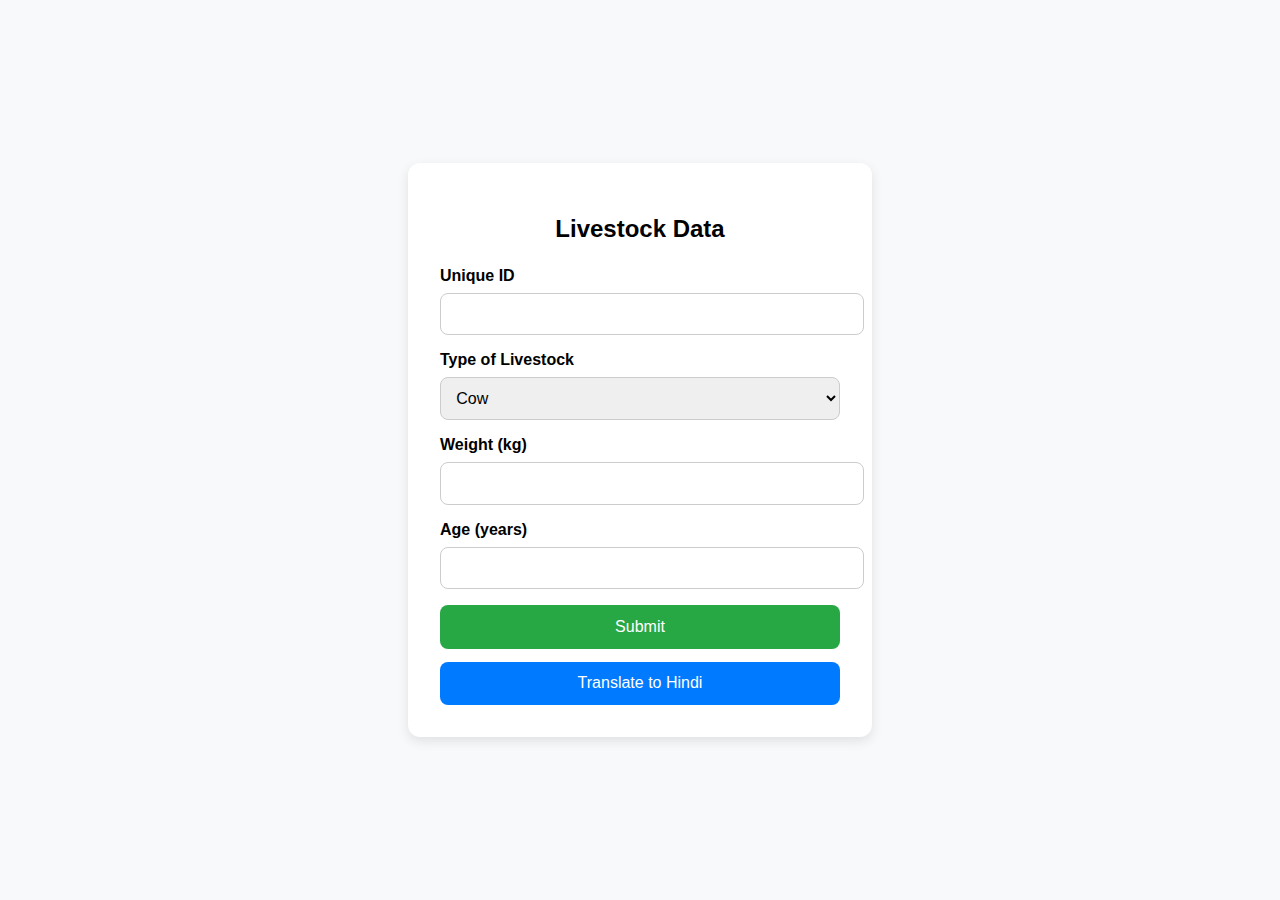
<file: livestock track.html>
<!DOCTYPE html>
<html lang="en">
<head>
  <meta charset="UTF-8" />
  <meta name="viewport" content="width=device-width, initial-scale=1.0" />
  <title>Livestock Data Collection</title>
  <style>
    body {
      font-family: Arial, sans-serif;
      background: #f8f9fa;
      display: flex;
      justify-content: center;
      align-items: center;
      min-height: 100vh;
      margin: 0;
    }
    .container {
      background: white;
      padding: 2rem;
      border-radius: 12px;
      box-shadow: 0 4px 12px rgba(0,0,0,0.1);
      max-width: 400px;
      width: 100%;
    }
    h2 {
      text-align: center;
      margin-bottom: 1.5rem;
    }
    label {
      display: block;
      margin-bottom: 0.5rem;
      font-weight: bold;
    }
    input, select {
      width: 100%;
      padding: 0.7rem;
      margin-bottom: 1rem;
      border: 1px solid #ccc;
      border-radius: 8px;
      font-size: 1rem;
    }
    button {
      width: 100%;
      padding: 0.8rem;
      border: none;
      border-radius: 8px;
      font-size: 1rem;
      cursor: pointer;
    }
    .submit-btn {
      background: #28a745;
      color: white;
      margin-bottom: 0.8rem;
    }
    .translate-btn {
      background: #007bff;
      color: white;
    }
    @media (max-width: 500px) {
      .container {
        padding: 1rem;
      }
    }
  </style>
</head>
<body>
  <div class="container">
    <h2 id="form-title">Livestock Data</h2>
    <form id="livestock-form" action="submit.php" method="POST">
      <label id="label-id" for="unique_id">Unique ID</label>
      <input type="text" id="unique_id" name="unique_id" required />

      <label id="label-type" for="type">Type of Livestock</label>
      <select id="type" name="type" required>
        <option value="cow">Cow</option>
        <option value="buffalo">Buffalo</option>
        <option value="chicken">Chicken</option>
        <option value="goat">Goat</option>
      </select>

      <label id="label-weight" for="weight">Weight (kg)</label>
      <input type="number" id="weight" name="weight" required />

      <label id="label-age" for="age">Age (years)</label>
      <input type="number" id="age" name="age" required />

      <button type="submit" class="submit-btn" id="submit-btn">Submit</button>
    </form>
    <button class="translate-btn" onclick="translateToHindi()" id="translate-btn">Translate to Hindi</button>
  </div>

  <script>
    let translated = false;

    function translateToHindi() {
      if (!translated) {
        document.getElementById('form-title').innerText = 'पशुधन विवरण';
        document.getElementById('label-id').innerText = 'विशिष्ट आईडी';
        document.getElementById('label-type').innerText = 'पशुधन का प्रकार';
        document.getElementById('label-weight').innerText = 'वजन (किग्रा)';
        document.getElementById('label-age').innerText = 'आयु (वर्ष)';
        document.getElementById('submit-btn').innerText = 'जमा करें';
        document.getElementById('translate-btn').innerText = 'Translate to English';
        translated = true;
      } else {
        document.getElementById('form-title').innerText = 'Livestock Data';
        document.getElementById('label-id').innerText = 'Unique ID';
        document.getElementById('label-type').innerText = 'Type of Livestock';
        document.getElementById('label-weight').innerText = 'Weight (kg)';
        document.getElementById('label-age').innerText = 'Age (years)';
        document.getElementById('submit-btn').innerText = 'Submit';
        document.getElementById('translate-btn').innerText = 'Translate to Hindi';
        translated = false;
      }
    }
  </script>
</body>
</html>
</file>
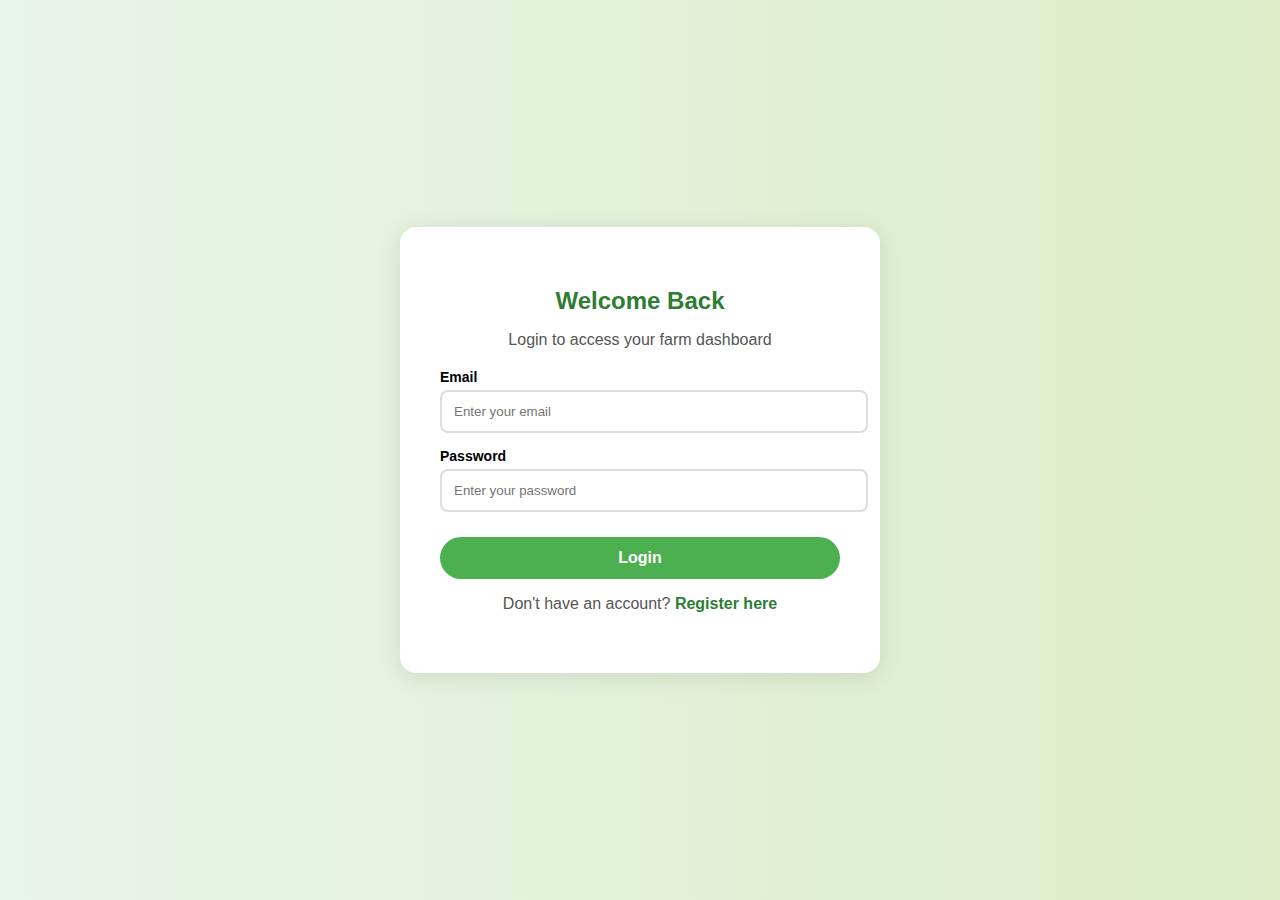
<file: login.html>
<!DOCTYPE html>
<html lang="en">
<head>
    <meta charset="UTF-8">
    <meta name="viewport" content="width=device-width, initial-scale=1.0">
    <title>FarmSafe Portal - Login</title>
    <style>
        body {
            font-family: Arial, sans-serif;
            background: linear-gradient(to right, #e8f5e9, #dcedc8);
            display: flex;
            justify-content: center;
            align-items: center;
            height: 100vh;
            margin: 0;
        }
        .login-box {
            background: white;
            padding: 40px;
            border-radius: 16px;
            box-shadow: 0 4px 25px rgba(0, 0, 0, 0.1);
            max-width: 400px;
            width: 100%;
            text-align: center;
        }
        h2 {
            color: #2e7d32;
            margin-bottom: 10px;
        }
        p {
            color: #555;
            margin-bottom: 20px;
        }
        .form-group {
            text-align: left;
            margin-bottom: 15px;
        }
        label {
            font-weight: bold;
            font-size: 14px;
            display: block;
            margin-bottom: 5px;
        }
        input {
            width: 100%;
            padding: 12px;
            border: 2px solid #ddd;
            border-radius: 8px;
            outline: none;
            transition: border 0.3s ease;
        }
        input:focus {
            border-color: #4caf50;
        }
        .btn {
            width: 100%;
            background: #4caf50;
            color: white;
            border: none;
            padding: 12px;
            border-radius: 30px;
            font-size: 16px;
            font-weight: bold;
            cursor: pointer;
            margin-top: 10px;
        }
        .btn:disabled {
            background: #a5d6a7;
            cursor: not-allowed;
        }
        .error-message {
            color: red;
            font-size: 14px;
            margin-bottom: 10px;
            display: none;
        }
        a {
            color: #2e7d32;
            text-decoration: none;
            font-weight: bold;
        }
    </style>
</head>
<body>

<div class="login-box">
    <h2>Welcome Back</h2>
    <p>Login to access your farm dashboard</p>
    <div class="error-message" id="errorMessage"></div>
    <form id="loginForm">
        <div class="form-group">
            <label>Email</label>
            <input type="email" name="email" required placeholder="Enter your email">
        </div>
        <div class="form-group">
            <label>Password</label>
            <input type="password" name="password" required placeholder="Enter your password">
        </div>
        <button type="submit" class="btn">Login</button>
    </form>
    <p>Don't have an account? <a href="register.html">Register here</a></p>
</div>

<script>
    document.getElementById('loginForm').addEventListener('submit', async function(e) {
        e.preventDefault();

        const formData = new FormData(this);
        const btn = document.querySelector('.btn');
        btn.disabled = true;
        btn.innerText = "Logging in...";

        try {
            const response = await fetch("login.php", {
                method: "POST",
                body: formData
            });

            const result = await response.json();

            if (result.status === "success") {
                window.location.href = "index.html"; // ✅ Go to dashboard
            } else {
                document.getElementById('errorMessage').innerText = result.message;
                document.getElementById('errorMessage').style.display = "block";
            }
        } catch (error) {
            document.getElementById('errorMessage').innerText = "Server error: " + error;
            document.getElementById('errorMessage').style.display = "block";
        }

        btn.disabled = false;
        btn.innerText = "Login";
    });
</script>

</body>
</html>
</file>
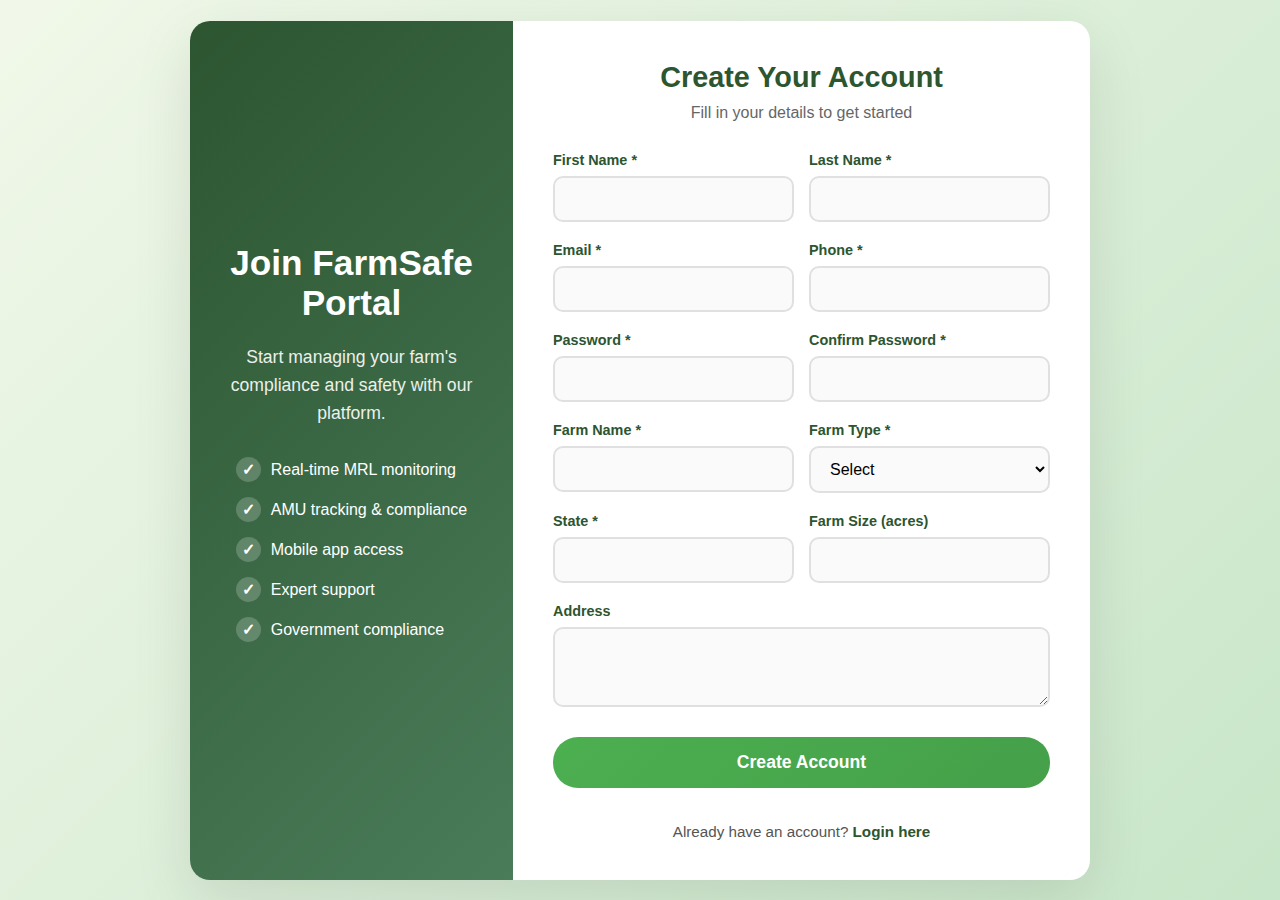
<file: register.html>
<!DOCTYPE html>
<html lang="en">
<head>
    <meta charset="UTF-8">
    <meta name="viewport" content="width=device-width, initial-scale=1.0">
    <title>Register - FarmSafe Portal</title>
    <style>
        *{margin:0;padding:0;box-sizing:border-box}
        body{font-family:'Segoe UI',Tahoma,Geneva,Verdana,sans-serif;background:linear-gradient(135deg,#f1f8e9,#c8e6c9);min-height:100vh;display:flex;align-items:center;justify-content:center;padding:20px}
        .register-container{background:white;border-radius:20px;box-shadow:0 20px 60px rgba(0,0,0,.1);overflow:hidden;max-width:900px;width:100%;display:grid;grid-template-columns:1fr 1fr;min-height:600px}
        .register-left{background:linear-gradient(135deg,#2c5530,#4a7c59);color:white;padding:40px;display:flex;flex-direction:column;justify-content:center;align-items:center;text-align:center}
        .register-left h1{font-size:2.2rem;margin-bottom:20px}
        .register-left p{font-size:1.1rem;line-height:1.6;margin-bottom:30px;opacity:.9}
        .features-list{list-style:none;text-align:left}
        .features-list li{margin-bottom:15px;display:flex;align-items:center;gap:10px}
        .features-list li::before{content:"✓";background:rgba(255,255,255,.2);border-radius:50%;width:25px;height:25px;display:flex;align-items:center;justify-content:center;font-weight:bold}
        .register-right{padding:40px;display:flex;flex-direction:column;justify-content:center}
        .register-header{text-align:center;margin-bottom:30px}
        .register-header h2{color:#2c5530;font-size:1.8rem;margin-bottom:10px}
        .register-header p{color:#666;font-size:1rem}
        .register-form{display:flex;flex-direction:column;gap:20px}
        .form-row{display:grid;grid-template-columns:1fr 1fr;gap:15px}
        .form-group{display:flex;flex-direction:column;gap:8px}
        .form-group.full-width{grid-column:1/-1}
        .form-group label{font-weight:600;color:#2c5530;font-size:.9rem}
        .form-group input,.form-group select,.form-group textarea{padding:12px 15px;border:2px solid #e0e0e0;border-radius:10px;font-size:1rem;background:#fafafa;transition:.3s}
        .form-group input:focus,.form-group select:focus,.form-group textarea:focus{outline:none;border-color:#4caf50;background:white;transform:translateY(-2px);box-shadow:0 5px 15px rgba(76,175,80,.2)}
        textarea{resize:vertical;min-height:80px}
        .register-btn{background:linear-gradient(135deg,#4caf50,#45a049);color:white;border:none;padding:15px 30px;border-radius:25px;font-size:1.1rem;font-weight:600;cursor:pointer;transition:.3s;margin-top:10px}
        .register-btn:disabled{background:#ccc;cursor:not-allowed}
        .success-message,.error-message{text-align:center;margin-bottom:20px;display:none;padding:15px;border-radius:10px;color:white}
        .success-message{background:linear-gradient(135deg,#4caf50,#45a049)}
        .error-message{background:linear-gradient(135deg,#f44336,#d32f2f)}
        @media(max-width:768px){.register-container{grid-template-columns:1fr;max-width:500px}}
    </style>
</head>
<body>
    <div class="register-container">
        <div class="register-left">
            <h1>Join FarmSafe Portal</h1>
            <p>Start managing your farm's compliance and safety with our platform.</p>
            <ul class="features-list">
                <li>Real-time MRL monitoring</li>
                <li>AMU tracking & compliance</li>
                <li>Mobile app access</li>
                <li>Expert support</li>
                <li>Government compliance</li>
            </ul>
        </div>

        <div class="register-right">
            <div class="register-header">
                <h2>Create Your Account</h2>
                <p>Fill in your details to get started</p>
            </div>

            <div class="success-message" id="successMessage">✅ Registration successful!</div>
            <div class="error-message" id="errorMessage">❌ Please check your inputs.</div>

            <!-- ✅ Registration Form -->
            <form class="register-form" id="registerForm">
                <div class="form-row">
                    <div class="form-group">
                        <label>First Name *</label>
                        <input type="text" name="firstName" required>
                    </div>
                    <div class="form-group">
                        <label>Last Name *</label>
                        <input type="text" name="lastName" required>
                    </div>
                </div>

                <div class="form-row">
                    <div class="form-group">
                        <label>Email *</label>
                        <input type="email" name="email" required>
                    </div>
                    <div class="form-group">
                        <label>Phone *</label>
                        <input type="tel" name="phone" required>
                    </div>
                </div>

                <div class="form-row">
                    <div class="form-group">
                        <label>Password *</label>
                        <input type="password" name="password" required minlength="8">
                    </div>
                    <div class="form-group">
                        <label>Confirm Password *</label>
                        <input type="password" name="confirmPassword" required>
                    </div>
                </div>

                <div class="form-row">
                    <div class="form-group">
                        <label>Farm Name *</label>
                        <input type="text" name="farmName" required>
                    </div>
                    <div class="form-group">
                        <label>Farm Type *</label>
                        <select name="farmType" required>
                            <option value="">Select</option>
                            <option value="Dairy">Dairy</option>
                            <option value="Poultry">Poultry</option>
                            <option value="Goat">Goat</option>
                            <option value="Sheep">Sheep</option>
                        </select>
                    </div>
                </div>

                <div class="form-row">
                    <div class="form-group">
                        <label>State *</label>
                        <input type="text" name="state" required>
                    </div>
                    <div class="form-group">
                        <label>Farm Size (acres)</label>
                        <input type="number" name="farmSize">
                    </div>
                </div>

                <div class="form-group full-width">
                    <label>Address</label>
                    <textarea name="address"></textarea>
                </div>

                <button type="submit" class="register-btn">Create Account</button>

                <!-- ✅ Added login option -->
                <p style="text-align:center; margin-top:15px; font-size:0.95rem; color:#555;">
                    Already have an account? 
                    <a href="login.html" style="color:#2c5530; font-weight:600; text-decoration:none;">
                        Login here
                    </a>
                </p>
            </form>
        </div>
    </div>

    <script>
        document.getElementById('registerForm').addEventListener('submit', async function (e) {
            e.preventDefault();

            const formData = new FormData(this);

            const btn = document.querySelector('.register-btn');
            btn.disabled = true;
            btn.textContent = "Registering...";

            try {
                const response = await fetch("register.php", {
                    method: "POST",
                    body: formData
                });

                const result = await response.json();

                if (result.status === "success") {
                    document.getElementById('successMessage').style.display = "block";
                    document.getElementById('errorMessage').style.display = "none";
                    this.reset();
                } else {
                    document.getElementById('errorMessage').innerText = result.message;
                    document.getElementById('errorMessage').style.display = "block";
                    document.getElementById('successMessage').style.display = "none";
                }

            } catch (error) {
                document.getElementById('errorMessage').innerText = "Server error: " + error;
                document.getElementById('errorMessage').style.display = "block";
            }

            btn.disabled = false;
            btn.textContent = "Create Account";
        });
    </script>
</body>
</html>
</file>
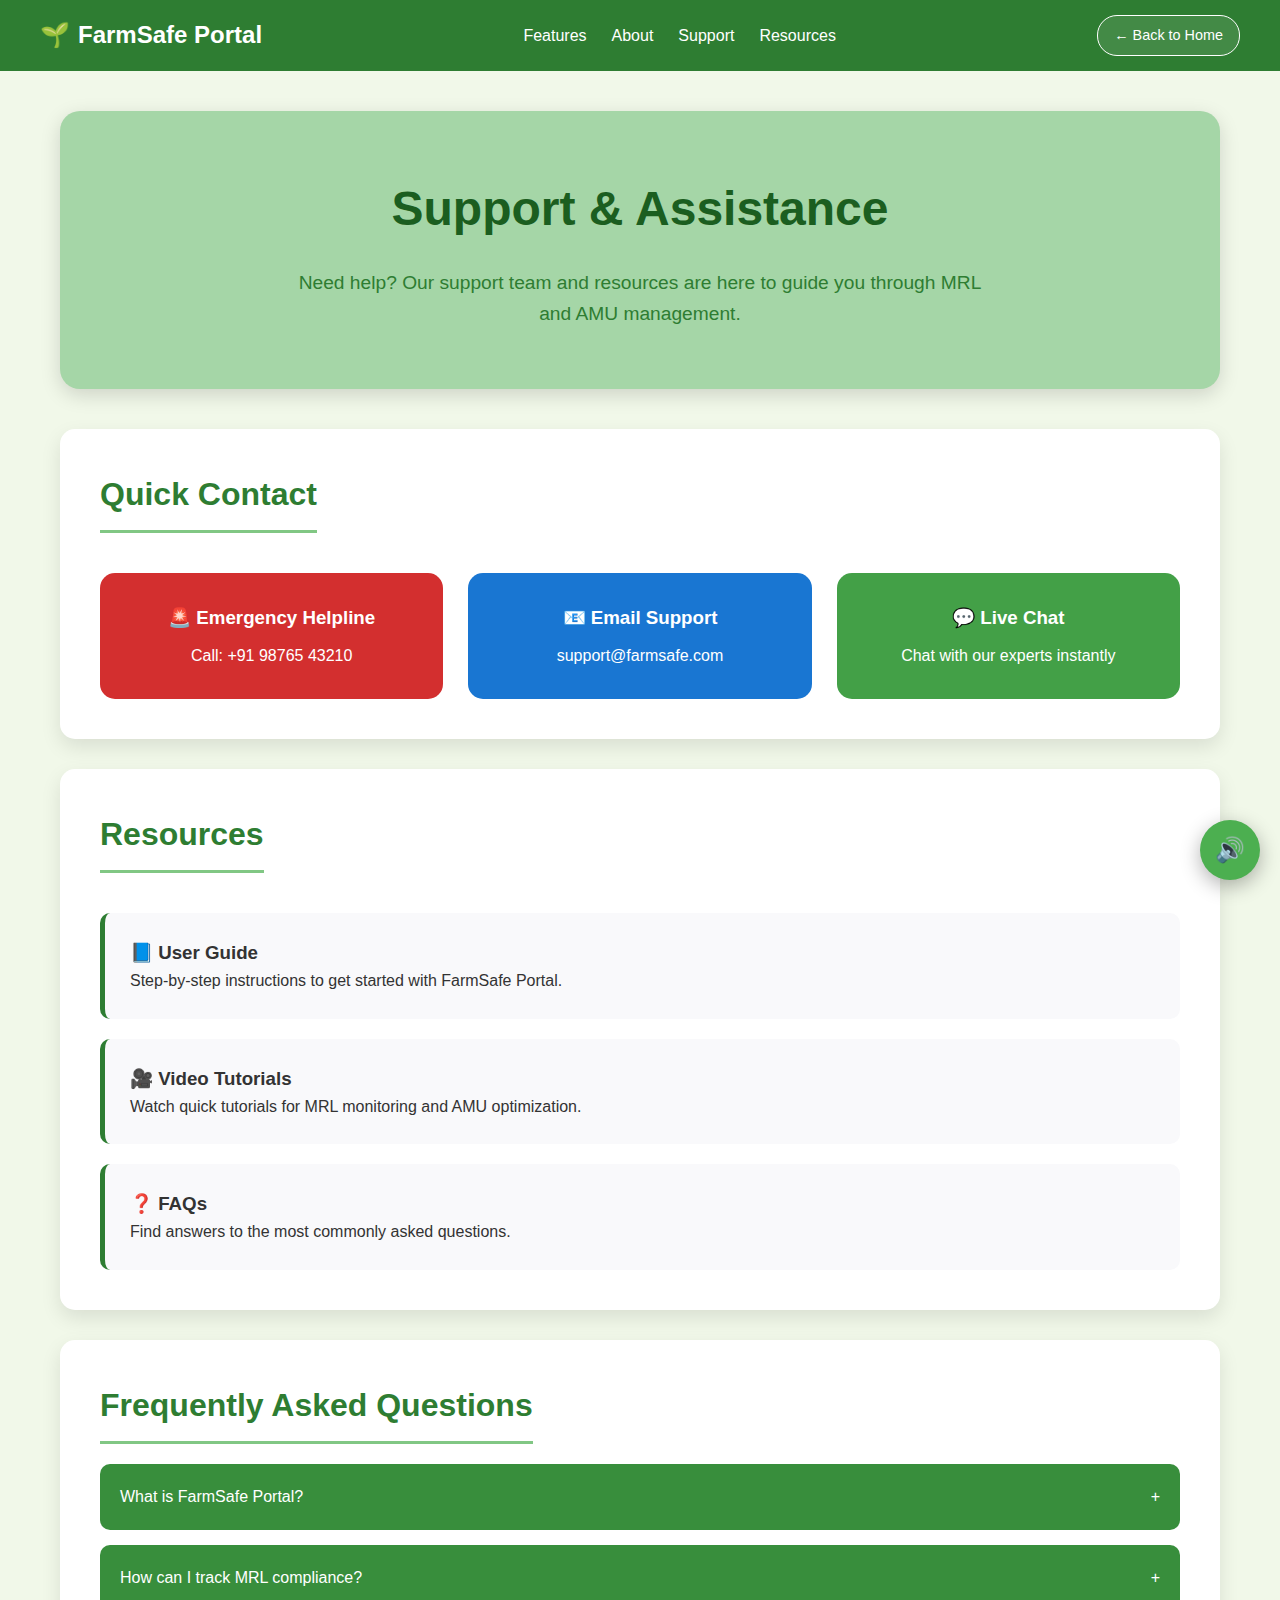
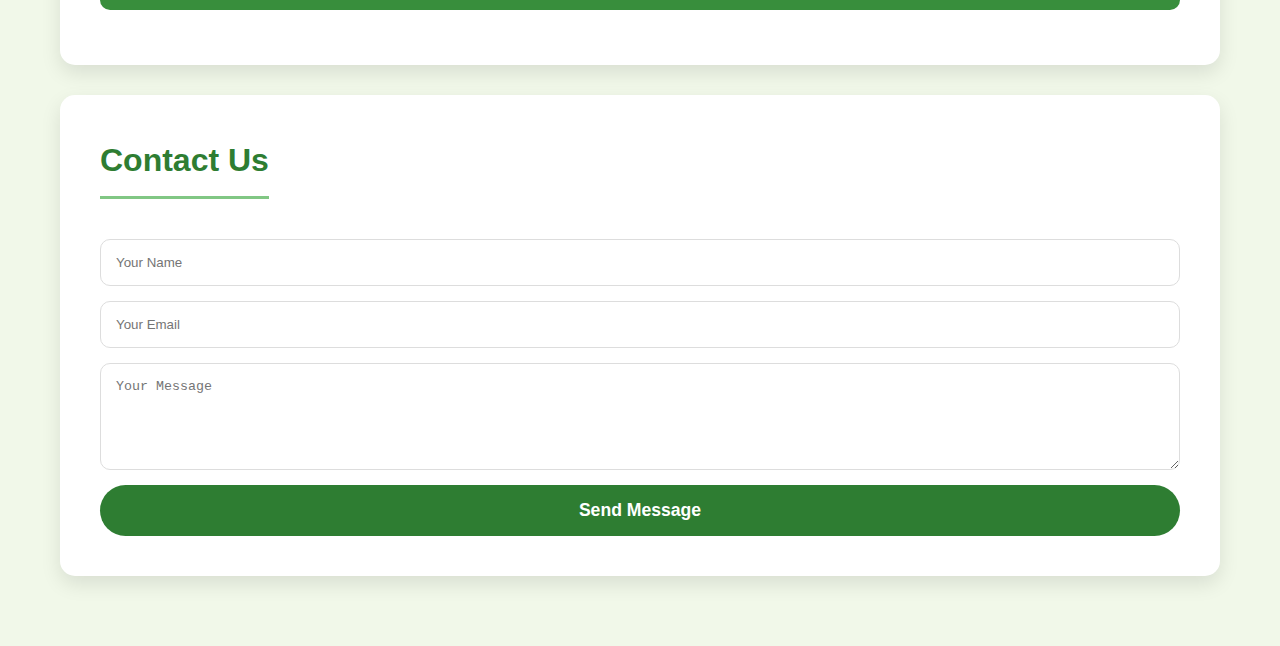
<file: Support.html>
<!DOCTYPE html>
<html lang="en">
<head>
  <meta charset="UTF-8">
  <meta name="viewport" content="width=device-width, initial-scale=1.0">
  <title>FarmSafe Portal - Support</title>
  <style>
    * { margin: 0; padding: 0; box-sizing: border-box; }

    body {
      font-family: 'Segoe UI', Tahoma, Geneva, Verdana, sans-serif;
      line-height: 1.6;
      color: #333;
      background: #F1F8E9; /* light green background */
      min-height: 100vh;
    }

    /* Header */
    header {
      background: #2E7D32; /* dark green */
      padding: 15px 40px;
      display: flex;
      align-items: center;
      justify-content: space-between;
      color: white;
    }

    .logo {
      display: flex;
      align-items: center;
      font-size: 1.5rem;
      font-weight: bold;
    }
    .logo span { margin-left: 8px; }

    nav ul {
      list-style: none;
      display: flex;
      gap: 25px;
    }
    nav ul li a {
      text-decoration: none;
      color: white;
      font-weight: 500;
      transition: color 0.3s;
    }
    nav ul li a:hover { color: #C8E6C9; }

    .back-btn {
      background: rgba(255, 255, 255, 0.1);
      color: white;
      border: 1px solid white;
      padding: 8px 16px;
      border-radius: 20px;
      text-decoration: none;
      font-size: 0.9rem;
      transition: background 0.3s;
    }
    .back-btn:hover { background: rgba(255, 255, 255, 0.3); }

    .container { max-width: 1200px; margin: 20px auto; padding: 20px; }

    /* Hero Section */
    .hero-section {
      text-align: center;
      padding: 60px 20px;
      background: #A5D6A7; /* lighter green block */
      border-radius: 20px;
      margin-bottom: 40px;
      box-shadow: 0 6px 20px rgba(0, 0, 0, 0.15);
    }
    .hero-section h1 {
      font-size: 3rem;
      color: #1B5E20; /* deep green text */
      margin-bottom: 20px;
    }
    .hero-section p {
      font-size: 1.2rem;
      color: #2E7D32;
      max-width: 700px;
      margin: 0 auto;
    }

    /* Sections */
    .content-section {
      background: white;
      border-radius: 15px;
      padding: 40px;
      margin-bottom: 30px;
      box-shadow: 0 8px 20px rgba(0, 0, 0, 0.1);
    }

    .section-title {
      font-size: 2rem;
      color: #2E7D32;
      margin-bottom: 20px;
      border-bottom: 3px solid #81C784;
      padding-bottom: 10px;
      display: inline-block;
    }

    /* Quick Contact */
    .contact-grid {
      display: grid;
      grid-template-columns: repeat(auto-fit, minmax(250px, 1fr));
      gap: 25px;
      margin-top: 20px;
    }
    .contact-card {
      background: #388E3C;
      color: white;
      padding: 30px;
      border-radius: 15px;
      text-align: center;
      transition: transform 0.3s ease, box-shadow 0.3s ease;
      cursor: pointer;
    }
    .contact-card:hover {
      transform: translateY(-10px);
      box-shadow: 0 20px 40px rgba(0,0,0,0.25);
    }
    .contact-card h3 { margin-bottom: 10px; }
    .contact-card p { font-size: 1rem; }

    .contact-card.emergency { background: #D32F2F; } /* red for emergency */
    .contact-card.email { background: #1976D2; } /* blue for email */
    .contact-card.chat { background: #43A047; } /* green for chat */

    /* Resources */
    .resources-list {
      display: grid;
      gap: 20px;
      margin-top: 20px;
    }
    .resource-card {
      background: #f9f9fb;
      padding: 25px;
      border-radius: 10px;
      border-left: 5px solid #2E7D32;
      transition: transform 0.3s ease;
    }
    .resource-card:hover {
      transform: translateX(10px);
      box-shadow: 0 5px 15px rgba(0,0,0,0.15);
    }

    /* FAQ */
    .faq-item { margin-bottom: 15px; border-radius: 10px; overflow: hidden; }
    .faq-question {
      background: #388E3C;
      color: white;
      padding: 20px;
      cursor: pointer;
      display: flex;
      justify-content: space-between;
      align-items: center;
    }
    .faq-answer {
      padding: 20px;
      display: none;
      background: #F1F8E9;
      color: #333;
    }

    /* Form */
    .contact-form { display: grid; gap: 15px; margin-top: 20px; }
    .contact-form input, .contact-form textarea {
      width: 100%; padding: 15px;
      border: 1px solid #ddd;
      border-radius: 10px;
    }
    .submit-btn {
      background: #2E7D32;
      color: white;
      padding: 15px 30px;
      border: none;
      border-radius: 50px;
      font-size: 1.1rem;
      font-weight: bold;
      cursor: pointer;
      transition: all 0.3s ease;
      width: 100%;
    }
    .submit-btn:hover {
      background: #1B5E20;
      transform: translateY(-3px);
      box-shadow: 0 10px 20px rgba(0,0,0,0.25);
    }
  </style>
</head>
<body>

  <!-- Header -->
  <header>
    <div class="logo">🌱 <span>FarmSafe Portal</span></div>
    <nav>
      <ul>
        <li><a href="features.html">Features</a></li>
        <li><a href="About.html">About</a></li>
        <li><a href="Support.html">Support</a></li>
        <li><a href="https://www.agriwelfare.gov.in/" target="_blank">Resources</a></li>
      </ul>
    </nav>
    <a href="index.html" class="back-btn">← Back to Home</a>
  </header>

  <div class="container">
    <!-- Hero -->
    <div class="hero-section">
      <h1>Support & Assistance</h1>
      <p>Need help? Our support team and resources are here to guide you through MRL and AMU management.</p>
    </div>

    <!-- Quick Contact -->
    <div class="content-section">
      <h2 class="section-title">Quick Contact</h2>
      <div class="contact-grid">
        <div class="contact-card emergency">
          <h3>🚨 Emergency Helpline</h3>
          <p>Call: +91 98765 43210</p>
        </div>
        <div class="contact-card email">
          <h3>📧 Email Support</h3>
          <p>support@farmsafe.com</p>
        </div>
        <div class="contact-card chat">
          <h3>💬 Live Chat</h3>
          <p>Chat with our experts instantly</p>
        </div>
      </div>
    </div>

    <!-- Resources -->
    <div class="content-section">
      <h2 class="section-title">Resources</h2>
      <div class="resources-list">
        <div class="resource-card">
          <h3>📘 User Guide</h3>
          <p>Step-by-step instructions to get started with FarmSafe Portal.</p>
        </div>
        <div class="resource-card">
          <h3>🎥 Video Tutorials</h3>
          <p>Watch quick tutorials for MRL monitoring and AMU optimization.</p>
        </div>
        <div class="resource-card">
          <h3>❓ FAQs</h3>
          <p>Find answers to the most commonly asked questions.</p>
        </div>
      </div>
    </div>

    <!-- FAQ -->
    <div class="content-section">
      <h2 class="section-title">Frequently Asked Questions</h2>
      <div class="faq-item">
        <div class="faq-question">What is FarmSafe Portal? <span>+</span></div>
        <div class="faq-answer">FarmSafe Portal is a digital platform for monitoring Maximum Residue Limits (MRL) and Antimicrobial Usage (AMU) in livestock.</div>
      </div>
      <div class="faq-item">
        <div class="faq-question">How can I track MRL compliance? <span>+</span></div>
        <div class="faq-answer">You can use our MRL Monitoring tool that provides real-time tracking and automated alerts.</div>
      </div>
    </div>

    <!-- Contact Form -->
    <div class="content-section">
      <h2 class="section-title">Contact Us</h2>
      <form class="contact-form">
        <input type="text" placeholder="Your Name" required>
        <input type="email" placeholder="Your Email" required>
        <textarea rows="5" placeholder="Your Message" required></textarea>
        <button type="submit" class="submit-btn">Send Message</button>
      </form>
    </div>
  </div>

  <script>
    // FAQ Toggle
    document.querySelectorAll(".faq-question").forEach(q => {
      q.addEventListener("click", () => {
        const answer = q.nextElementSibling;
        const isOpen = answer.style.display === "block";
        document.querySelectorAll(".faq-answer").forEach(a => a.style.display = "none");
        document.querySelectorAll(".faq-question span").forEach(s => s.textContent = "+");
        if (!isOpen) {
          answer.style.display = "block";
          q.querySelector("span").textContent = "−";
        }
      });
    });
  </script>
      <script>
document.addEventListener("DOMContentLoaded", function () {
    let currentLang = "en-IN"; 
    let volume = 1; 
    let rate = 1;   
    let isMuted = false; 

    // 🗣 Speak Function
    function speakText(text) {
        if (!text.trim() || isMuted) return; 
        window.speechSynthesis.cancel();
        const utterance = new SpeechSynthesisUtterance(text);
        utterance.lang = currentLang;
        utterance.volume = volume;
        utterance.rate = rate;
        window.speechSynthesis.speak(utterance);
    }

    // 🎯 Click-to-Read on Text
    document.querySelectorAll("h1, h2, h3, h4, h5, h6, p, span, a, button, li, td, th")
        .forEach(el => {
            el.style.cursor = "pointer";
            el.addEventListener("click", (e) => {
                e.stopPropagation(); 
                speakText(el.innerText || el.textContent);
            });
        });

    // 💬 Floating Button (Mute/Unmute + Panel Toggle)
    const chatBtn = document.createElement("div");
    chatBtn.innerHTML = "🔊";
    chatBtn.style.cssText = `
        position: fixed;
        bottom: 20px;
        right: 20px;
        background: #4caf50;
        color: white;
        font-size: 24px;
        width: 60px;
        height: 60px;
        border-radius: 50%;
        display: flex;
        align-items: center;
        justify-content: center;
        cursor: pointer;
        box-shadow: 0 6px 20px rgba(0,0,0,0.3);
        transition: transform 0.2s;
        z-index: 9999;
    `;
    document.body.appendChild(chatBtn);

    // ⚙️ Settings Panel
    const panel = document.createElement("div");
    panel.innerHTML = `
        <h4 style="margin:0 0 10px 0;">🔊 Voice Settings</h4>
        <label>Language: 
            <select id="langSelect">
                <option value="en-IN">English (India)</option>
                <option value="en-US">English (US)</option>
                <option value="hi-IN">Hindi</option>
            </select>
        </label><br><br>
        <label>Volume: 
            <input type="range" id="volControl" min="0" max="1" step="0.1" value="1">
        </label><br><br>
        <label>Speed: 
            <input type="range" id="rateControl" min="0.5" max="2" step="0.1" value="1">
        </label>
    `;
    panel.style.cssText = `
        position: fixed;
        bottom: 100px;
        right: 20px;
        background: #fff;
        border: 2px solid #4caf50;
        border-radius: 12px;
        padding: 15px;
        width: 240px;
        font-family: sans-serif;
        font-size: 14px;
        box-shadow: 0 4px 12px rgba(0,0,0,0.2);
        display: none;
        z-index: 9999;
    `;
    document.body.appendChild(panel);

    // 🎛 Controls
    document.getElementById("langSelect").addEventListener("change", e => {
        currentLang = e.target.value;
    });
    document.getElementById("volControl").addEventListener("input", e => {
        volume = parseFloat(e.target.value);
    });
    document.getElementById("rateControl").addEventListener("input", e => {
        rate = parseFloat(e.target.value);
    });

    // 💬 Button Action: Toggle Mute/Unmute + Show Panel
    chatBtn.addEventListener("click", () => {
        isMuted = !isMuted;
        window.speechSynthesis.cancel(); 

        if (isMuted) {
            chatBtn.innerHTML = "🔇"; 
            panel.style.display = "none"; // hide panel when muted
            chatBtn.style.background = "#f44336"; // red mute
        } else {
            chatBtn.innerHTML = "🔊"; 
            panel.style.display = "block"; // show panel when unmuted
            chatBtn.style.background = "#4caf50"; // green active
        }
    });
});
</script>
</body>
</html>
</file>
